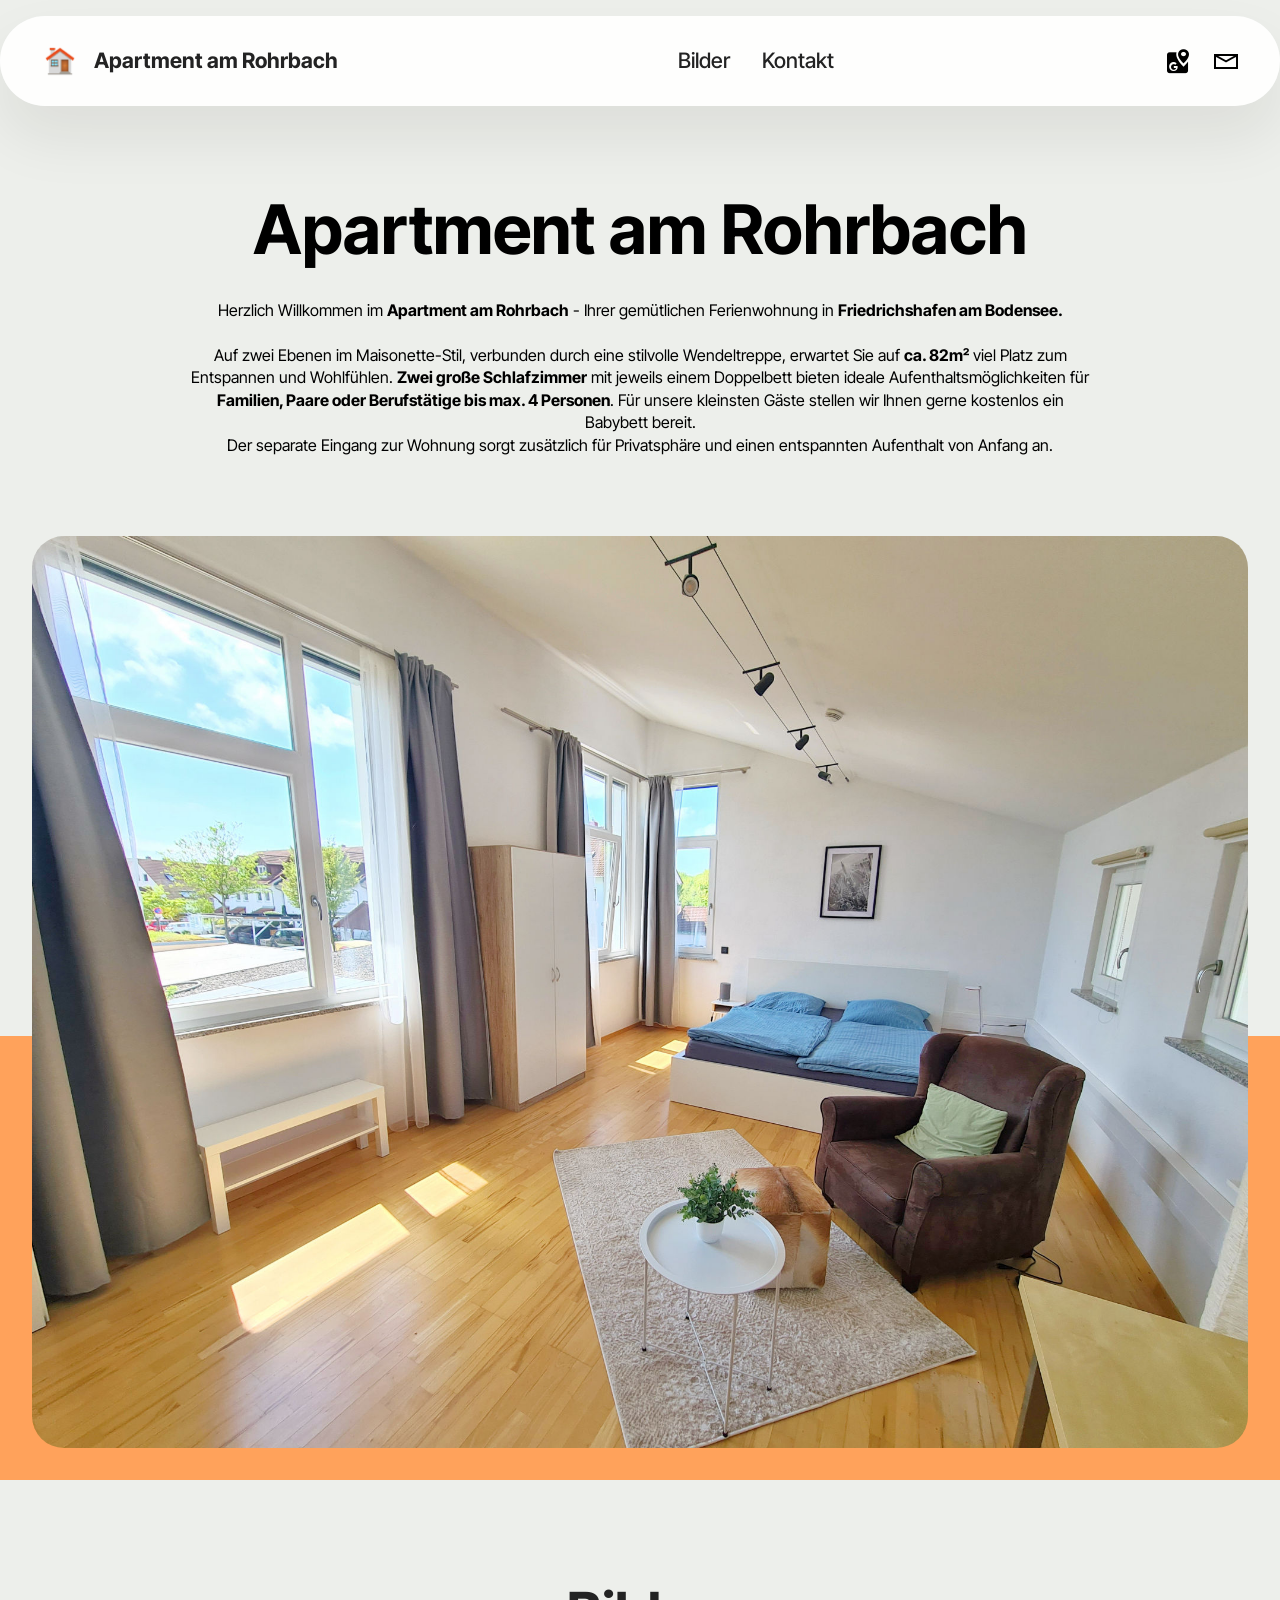
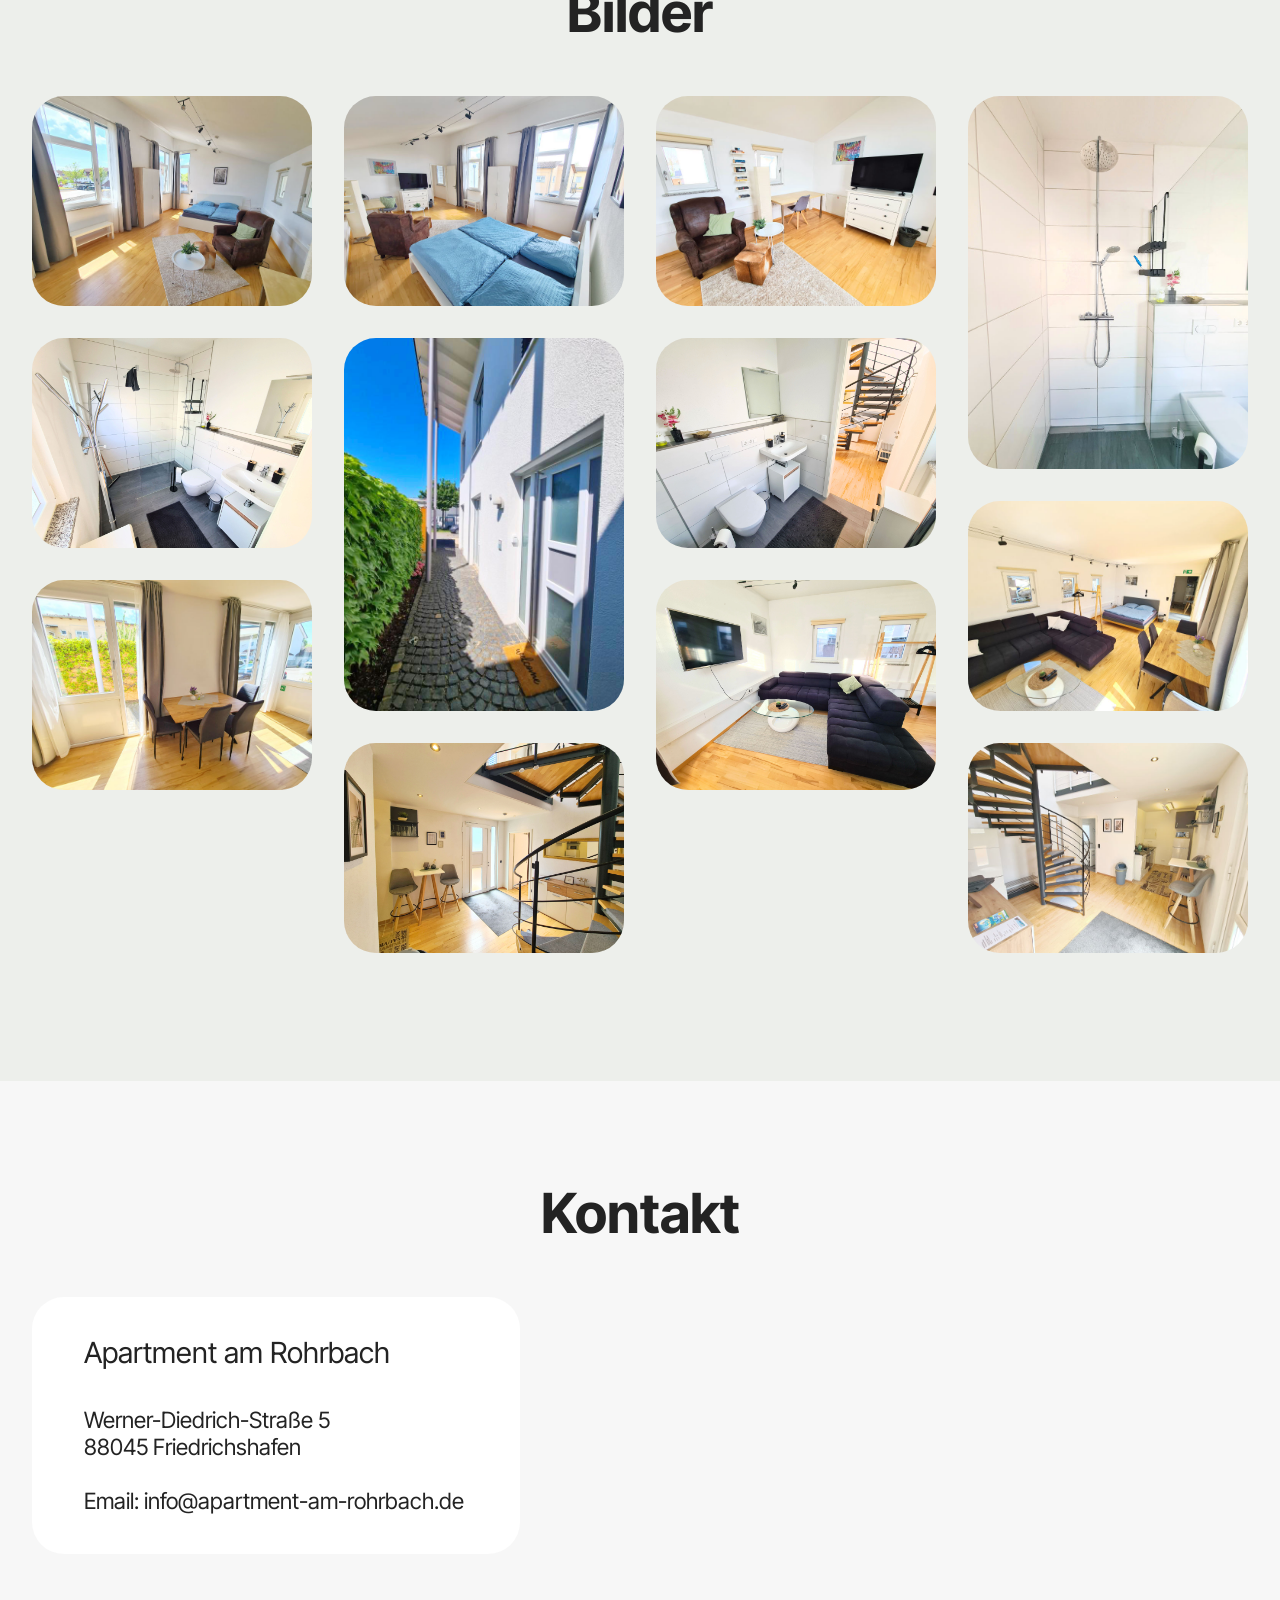
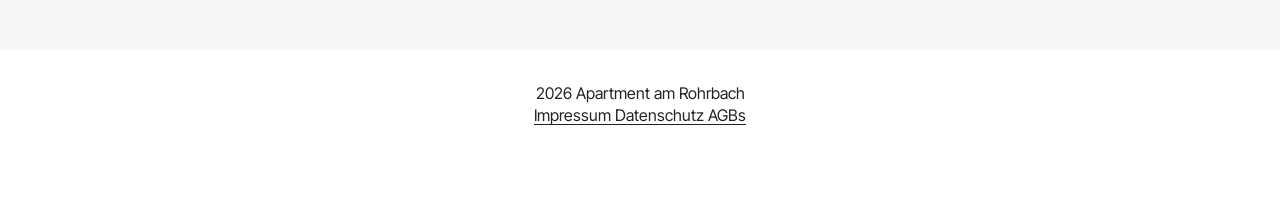
<file: index.html>
<!DOCTYPE html>
<html  >
<head>
  <!-- Site made with Mobirise Website Builder v6.1.12, https://mobirise.com -->
  <meta charset="UTF-8">
  <meta http-equiv="X-UA-Compatible" content="IE=edge">
  <meta name="generator" content="Mobirise v6.1.12, mobirise.com">
  <meta name="viewport" content="width=device-width, initial-scale=1, minimum-scale=1">
  <link rel="shortcut icon" href="assets/images/favicon-73x73.png" type="image/x-icon">
  <meta name="description" content="">
  
  
  <title>Apartment am Rohrbach</title>
  <link rel="stylesheet" href="assets/web/assets/mobirise-icons2/mobirise2.css">
  <link rel="stylesheet" href="assets/bootstrap/css/bootstrap.min.css">
  <link rel="stylesheet" href="assets/animatecss/animate.css">
  <link rel="stylesheet" href="assets/dropdown/css/style.css">
  <link rel="stylesheet" href="assets/socicon/css/styles.css">
  <link rel="stylesheet" href="assets/theme/css/style.css">
  <link rel="stylesheet" href="assets/gallery/style.css">
  <link rel="preload" href="https://fonts.googleapis.com/css?family=Inter+Tight:100,200,300,400,500,600,700,800,900,100i,200i,300i,400i,500i,600i,700i,800i,900i&display=swap" as="style" onload="this.onload=null;this.rel='stylesheet'">
  <noscript><link rel="stylesheet" href="https://fonts.googleapis.com/css?family=Inter+Tight:100,200,300,400,500,600,700,800,900,100i,200i,300i,400i,500i,600i,700i,800i,900i&display=swap"></noscript>
  <link rel="preload" as="style" href="assets/mobirise/css/mbr-additional.css?v=jw0MW0"><link rel="stylesheet" href="assets/mobirise/css/mbr-additional.css?v=jw0MW0" type="text/css">

  
  
  
</head>
<body>
  
  <section data-bs-version="5.1" class="menu menu2 cid-tJS6tZXiPa" once="menu" id="menu02-0">
	

	<nav class="navbar navbar-dropdown navbar-fixed-top navbar-expand-lg">
		<div class="container">
			<div class="navbar-brand">
				<span class="navbar-logo">
					<a href="https://www.apartment-am-rohrbach.de">
						<img src="assets/images/favicon-73x73.png" alt="Mobirise Website Builder" style="height: 2.3rem;">
					</a>
				</span>
				<span class="navbar-caption-wrap"><a class="navbar-caption text-black text-primary display-4" href="index.html#header05-1">Apartment am Rohrbach</a></span>
			</div>
			<button class="navbar-toggler" type="button" data-toggle="collapse" data-bs-toggle="collapse" data-target="#navbarSupportedContent" data-bs-target="#navbarSupportedContent" aria-controls="navbarNavAltMarkup" aria-expanded="false" aria-label="Toggle navigation">
				<div class="hamburger">
					<span></span>
					<span></span>
					<span></span>
					<span></span>
				</div>
			</button>
			<div class="collapse navbar-collapse" id="navbarSupportedContent">
				<ul class="navbar-nav nav-dropdown nav-right" data-app-modern-menu="true"><li class="nav-item">
						<a class="nav-link link text-black text-primary display-4" href="index.html#gallery02-v" aria-expanded="false">Bilder</a>
					</li><li class="nav-item">
						<a class="nav-link link text-black text-primary display-4" href="index.html#contacts02-9">Kontakt</a>
					</li></ul>
				<div class="icons-menu">
					<a class="iconfont-wrapper" href="https://maps.app.goo.gl/yZsZpPcRjPJZHcR48" target="_blank">
						<span class="p-2 mbr-iconfont socicon-googlemaps socicon"></span>
					</a>
					<a class="iconfont-wrapper" href="mailto:info@apartment-am-rohrbach.de">
						<span class="p-2 mbr-iconfont mobi-mbri-letter mobi-mbri"></span>
					</a>
					
					
				</div>
				
			</div>
		</div>
	</nav>
</section>

<section data-bs-version="5.1" class="header5 cid-tJS6uM4N87" id="header05-1">
	

	
	
	<div class="topbg"></div>
	<div class="align-center container">
		<div class="row justify-content-center">
			<div class="col-md-12 col-lg-9">
				<h1 class="mbr-section-title mbr-fonts-style mb-4 display-1"><strong>Apartment am Rohrbach</strong><br></h1>
				<p class="mbr-text mbr-fonts-style mb-4 display-7">Herzlich Willkommen im <strong>Apartment am Rohrbach</strong> - Ihrer gemütlichen Ferienwohnung in <strong>Friedrichshafen am Bodensee. </strong><br><br>Auf zwei Ebenen im Maisonette-Stil, verbunden durch eine stilvolle Wendeltreppe, erwartet Sie auf <strong>ca. 82m²</strong> viel Platz zum Entspannen und Wohlfühlen. <strong>Zwei große Schlafzimmer</strong> mit jeweils einem Doppelbett bieten ideale Aufenthaltsmöglichkeiten für <strong>Familien, Paare oder Berufstätige bis max. 4 Personen</strong>. Für unsere kleinsten Gäste stellen wir Ihnen gerne kostenlos ein Babybett bereit. <br>Der separate Eingang zur Wohnung sorgt zusätzlich für Privatsphäre und einen entspannten Aufenthalt von Anfang an.<br></p>
				
			</div>
		</div>
		<div class="row mt-5 justify-content-center">
			<div class="col-12 col-lg-12">
				<img src="assets/images/2026-04-212013-fotor-2048x1536.jpg" alt="Mobirise Website Builder" title="">
			</div>
		</div>
	</div>
</section>

<section data-bs-version="5.1" class="gallery1 mbr-gallery cid-tMlDYtQ5fF" id="gallery02-v">
    

    
    

    <div class="container">
        <div class="row justify-content-center">
            <div class="col-12 content-head">
                <div class="mbr-section-head mb-5">
                    <h3 class="mbr-section-title mbr-fonts-style align-center m-0 display-2"><strong>Bilder</strong></h3>
                    <h4 class="mbr-section-subtitle mbr-fonts-style align-center mb-0 mt-4 display-7"></h4>
                </div>
            </div>
        </div>
        <div class="row mbr-gallery mbr-masonry" data-masonry="{&quot;percentPosition&quot;: true }">
            <div class="col-12 col-md-6 col-lg-3 item gallery-image active">
                <div class="item-wrapper" data-toggle="modal" data-bs-toggle="modal" data-target="#vhNz61Zgry-modal" data-bs-target="#vhNz61Zgry-modal">
                    <img class="w-100" src="assets/images/2026-04-212013-fotor-733x550.jpg" alt="" data-slide-to="0" data-bs-slide-to="0" data-target="#lb-vhNz61Zgry" data-bs-target="#lb-vhNz61Zgry">
                    <div class="icon-wrapper">
                        <span class="mobi-mbri mobi-mbri-search mbr-iconfont mbr-iconfont-btn"></span>
                    </div>
                </div>
                
            </div>
            <div class="col-12 col-md-6 col-lg-3 item gallery-image">
                <div class="item-wrapper" data-toggle="modal" data-bs-toggle="modal" data-target="#vhNz61Zgry-modal" data-bs-target="#vhNz61Zgry-modal">
                    <img class="w-100" src="assets/images/2026-04-2120132-fotor-733x550.jpg" alt="" data-slide-to="1" data-bs-slide-to="1" data-target="#lb-vhNz61Zgry" data-bs-target="#lb-vhNz61Zgry">
                    <div class="icon-wrapper">
                        <span class="mobi-mbri mobi-mbri-search mbr-iconfont mbr-iconfont-btn"></span>
                    </div>
                </div>
                
            </div>
            <div class="col-12 col-md-6 col-lg-3 item gallery-image">
                <div class="item-wrapper" data-toggle="modal" data-bs-toggle="modal" data-target="#vhNz61Zgry-modal" data-bs-target="#vhNz61Zgry-modal">
                    <img class="w-100" src="assets/images/20260301-131536-fotor-733x550.jpg" alt="" data-slide-to="2" data-bs-slide-to="2" data-target="#lb-vhNz61Zgry" data-bs-target="#lb-vhNz61Zgry">
                    <div class="icon-wrapper">
                        <span class="mobi-mbri mobi-mbri-search mbr-iconfont mbr-iconfont-btn"></span>
                    </div>
                </div>
                
            </div>
            <div class="col-12 col-md-6 col-lg-3 item gallery-image">
                <div class="item-wrapper" data-toggle="modal" data-bs-toggle="modal" data-target="#vhNz61Zgry-modal" data-bs-target="#vhNz61Zgry-modal">
                    <img class="w-100" src="assets/images/2026-04-21201310-fotor-733x977.jpg" alt="" data-slide-to="3" data-bs-slide-to="3" data-target="#lb-vhNz61Zgry" data-bs-target="#lb-vhNz61Zgry">
                    <div class="icon-wrapper">
                        <span class="mobi-mbri mobi-mbri-search mbr-iconfont mbr-iconfont-btn"></span>
                    </div>
                </div>
                
            </div><div class="col-12 col-md-6 col-lg-3 item gallery-image">
                <div class="item-wrapper" data-toggle="modal" data-bs-toggle="modal" data-target="#vhNz61Zgry-modal" data-bs-target="#vhNz61Zgry-modal">
                    <img class="w-100" src="assets/images/2026-04-2120138-fotor-2048x1536.jpg" alt="" data-slide-to="4" data-bs-slide-to="4" data-target="#lb-vhNz61Zgry" data-bs-target="#lb-vhNz61Zgry">
                    <div class="icon-wrapper">
                        <span class="mobi-mbri mobi-mbri-search mbr-iconfont mbr-iconfont-btn"></span>
                    </div>
                </div>
                
            </div><div class="col-12 col-md-6 col-lg-3 item gallery-image">
                <div class="item-wrapper" data-toggle="modal" data-bs-toggle="modal" data-target="#vhNz61Zgry-modal" data-bs-target="#vhNz61Zgry-modal">
                    <img class="w-100" src="assets/images/559794142-fotor-576x768.jpg" alt="" data-slide-to="5" data-bs-slide-to="5" data-target="#lb-vhNz61Zgry" data-bs-target="#lb-vhNz61Zgry">
                    <div class="icon-wrapper">
                        <span class="mobi-mbri mobi-mbri-search mbr-iconfont mbr-iconfont-btn"></span>
                    </div>
                </div>
                
            </div><div class="col-12 col-md-6 col-lg-3 item gallery-image">
                <div class="item-wrapper" data-toggle="modal" data-bs-toggle="modal" data-target="#vhNz61Zgry-modal" data-bs-target="#vhNz61Zgry-modal">
                    <img class="w-100" src="assets/images/2026-04-2120139-fotor-4032x3024.jpg" alt="" data-slide-to="6" data-bs-slide-to="6" data-target="#lb-vhNz61Zgry" data-bs-target="#lb-vhNz61Zgry">
                    <div class="icon-wrapper">
                        <span class="mobi-mbri mobi-mbri-search mbr-iconfont mbr-iconfont-btn"></span>
                    </div>
                </div>
                
            </div>
            <div class="col-12 col-md-6 col-lg-3 item gallery-image">
                <div class="item-wrapper" data-toggle="modal" data-bs-toggle="modal" data-target="#vhNz61Zgry-modal" data-bs-target="#vhNz61Zgry-modal">
                    <img class="w-100" src="assets/images/2026-04-2120134-fotor-733x550.jpg" alt="" data-slide-to="7" data-bs-slide-to="7" data-target="#lb-vhNz61Zgry" data-bs-target="#lb-vhNz61Zgry">
                    <div class="icon-wrapper">
                        <span class="mobi-mbri mobi-mbri-search mbr-iconfont mbr-iconfont-btn"></span>
                    </div>
                </div>
                
            </div>
            <div class="col-12 col-md-6 col-lg-3 item gallery-image">
                <div class="item-wrapper" data-toggle="modal" data-bs-toggle="modal" data-target="#vhNz61Zgry-modal" data-bs-target="#vhNz61Zgry-modal">
                    <img class="w-100" src="assets/images/2026-04-2120136-fotor-733x550.jpg" alt="" data-slide-to="8" data-bs-slide-to="8" data-target="#lb-vhNz61Zgry" data-bs-target="#lb-vhNz61Zgry">
                    <div class="icon-wrapper">
                        <span class="mobi-mbri mobi-mbri-search mbr-iconfont mbr-iconfont-btn"></span>
                    </div>
                </div>
                
            </div><div class="col-12 col-md-6 col-lg-3 item gallery-image">
                <div class="item-wrapper" data-toggle="modal" data-bs-toggle="modal" data-target="#vhNz61Zgry-modal" data-bs-target="#vhNz61Zgry-modal">
                    <img class="w-100" src="assets/images/20251231-103114-fotor-2048x1536.jpg" alt="" data-slide-to="9" data-bs-slide-to="9" data-target="#lb-vhNz61Zgry" data-bs-target="#lb-vhNz61Zgry">
                    <div class="icon-wrapper">
                        <span class="mobi-mbri mobi-mbri-search mbr-iconfont mbr-iconfont-btn"></span>
                    </div>
                </div>
                
            </div>
            <div class="col-12 col-md-6 col-lg-3 item gallery-image">
                <div class="item-wrapper" data-toggle="modal" data-bs-toggle="modal" data-target="#vhNz61Zgry-modal" data-bs-target="#vhNz61Zgry-modal">
                    <img class="w-100" src="assets/images/2026-04-2120137-fotor-733x550.jpg" alt="" data-slide-to="10" data-bs-slide-to="10" data-target="#lb-vhNz61Zgry" data-bs-target="#lb-vhNz61Zgry">
                    <div class="icon-wrapper">
                        <span class="mobi-mbri mobi-mbri-search mbr-iconfont mbr-iconfont-btn"></span>
                    </div>
                </div>
                
            </div><div class="col-12 col-md-6 col-lg-3 item gallery-image">
                <div class="item-wrapper" data-toggle="modal" data-bs-toggle="modal" data-target="#vhNz61Zgry-modal" data-bs-target="#vhNz61Zgry-modal">
                    <img class="w-100" src="assets/images/2026-04-21201311-fotor-2048x1536.jpg" alt="" data-slide-to="11" data-bs-slide-to="11" data-target="#lb-vhNz61Zgry" data-bs-target="#lb-vhNz61Zgry">
                    <div class="icon-wrapper">
                        <span class="mobi-mbri mobi-mbri-search mbr-iconfont mbr-iconfont-btn"></span>
                    </div>
                </div>
                
            </div>
        </div>

        <div class="modal mbr-slider" tabindex="-1" role="dialog" aria-hidden="true" id="vhNz61Zgry-modal">
            <div class="modal-dialog" role="document">
                <div class="modal-content">
                    <div class="modal-body">
                        <div class="carousel slide carousel-fade" id="lb-vhNz61Zgry" data-interval="5000" data-bs-interval="5000">
                            <div class="carousel-inner">
                                <div class="carousel-item active">
                                    <img class="d-block w-100" src="assets/images/2026-04-212013-fotor-733x550.jpg" alt="Mobirise Website Builder">
                                </div>
                                <div class="carousel-item">
                                    <img class="d-block w-100" src="assets/images/2026-04-2120132-fotor-733x550.jpg" alt="Mobirise Website Builder">
                                </div>
                                <div class="carousel-item">
                                    <img class="d-block w-100" src="assets/images/20260301-131536-fotor-733x550.jpg" alt="Mobirise Website Builder">
                                </div>
                                <div class="carousel-item">
                                    <img class="d-block w-100" src="assets/images/2026-04-21201310-fotor-733x977.jpg" alt="Mobirise Website Builder">
                                </div><div class="carousel-item">
                                    <img class="d-block w-100" src="assets/images/2026-04-2120138-fotor-2048x1536.jpg" alt="Mobirise Website Builder">
                                </div><div class="carousel-item">
                                    <img class="d-block w-100" src="assets/images/559794142-fotor-576x768.jpg" alt="Mobirise Website Builder">
                                </div><div class="carousel-item">
                                    <img class="d-block w-100" src="assets/images/2026-04-2120139-fotor-4032x3024.jpg" alt="Mobirise Website Builder">
                                </div>
                                <div class="carousel-item">
                                    <img class="d-block w-100" src="assets/images/2026-04-2120134-fotor-733x550.jpg" alt="Mobirise Website Builder">
                                </div>
                                <div class="carousel-item">
                                    <img class="d-block w-100" src="assets/images/2026-04-2120136-fotor-733x550.jpg" alt="Mobirise Website Builder">
                                </div><div class="carousel-item">
                                    <img class="d-block w-100" src="assets/images/20251231-103114-fotor-2048x1536.jpg" alt="Mobirise Website Builder">
                                </div>
                                <div class="carousel-item">
                                    <img class="d-block w-100" src="assets/images/2026-04-2120137-fotor-733x550.jpg" alt="Mobirise Website Builder">
                                </div><div class="carousel-item">
                                    <img class="d-block w-100" src="assets/images/2026-04-21201311-fotor-2048x1536.jpg" alt="Mobirise Website Builder">
                                </div>
                            </div>
                            <ol class="carousel-indicators">
                                <li data-slide-to="0" data-bs-slide-to="0" class="active" data-target="#lb-vhNz61Zgry" data-bs-target="#lb-vhNz61Zgry"></li>
                                <li data-slide-to="1" data-bs-slide-to="1" data-target="#lb-vhNz61Zgry" data-bs-target="#lb-vhNz61Zgry"></li>
                                <li data-slide-to="2" data-bs-slide-to="2" data-target="#lb-vhNz61Zgry" data-bs-target="#lb-vhNz61Zgry"></li>
                                <li data-slide-to="3" data-bs-slide-to="3" data-target="#lb-vhNz61Zgry" data-bs-target="#lb-vhNz61Zgry"></li><li data-slide-to="4" data-bs-slide-to="4" data-target="#lb-vhNz61Zgry" data-bs-target="#lb-vhNz61Zgry"></li><li data-slide-to="5" data-bs-slide-to="5" data-target="#lb-vhNz61Zgry" data-bs-target="#lb-vhNz61Zgry"></li>
                                <li data-slide-to="6" data-bs-slide-to="6" data-target="#lb-vhNz61Zgry" data-bs-target="#lb-vhNz61Zgry"></li><li data-slide-to="7" data-bs-slide-to="7" data-target="#lb-vhNz61Zgry" data-bs-target="#lb-vhNz61Zgry"></li>
                                <li data-slide-to="8" data-bs-slide-to="8" data-target="#lb-vhNz61Zgry" data-bs-target="#lb-vhNz61Zgry"></li><li data-slide-to="9" data-bs-slide-to="9" data-target="#lb-vhNz61Zgry" data-bs-target="#lb-vhNz61Zgry"></li>
                                <li data-slide-to="10" data-bs-slide-to="10" data-target="#lb-vhNz61Zgry" data-bs-target="#lb-vhNz61Zgry"></li><li data-slide-to="11" data-bs-slide-to="11" data-target="#lb-vhNz61Zgry" data-bs-target="#lb-vhNz61Zgry"></li>
                            </ol>
                            <a role="button" href="" class="close" data-dismiss="modal" data-bs-dismiss="modal" aria-label="Close">
                            </a>
                            <a class="carousel-control-prev carousel-control" role="button" data-slide="prev" data-bs-slide="prev" href="#lb-vhNz61Zgry">
                                <span class="mobi-mbri mobi-mbri-arrow-prev" aria-hidden="true"></span>
                                <span class="sr-only visually-hidden">Previous</span>
                            </a>
                            <a class="carousel-control-next carousel-control" role="button" data-slide="next" data-bs-slide="next" href="#lb-vhNz61Zgry">
                                <span class="mobi-mbri mobi-mbri-arrow-next" aria-hidden="true"></span>
                                <span class="sr-only visually-hidden">Next</span>
                            </a>
                        </div>
                    </div>
                </div>
            </div>
        </div>
    </div>
</section>

<section data-bs-version="5.1" class="contacts2 map1 cid-tLdYHD757A" id="contacts02-9">

    

    
    <div class="container">
        <div class="mbr-section-head mb-5">
            <h3 class="mbr-section-title mbr-fonts-style align-center mb-0 display-2">
                <strong>Kontakt</strong></h3>
            
        </div>
        <div class="row justify-content-center mt-4">
            <div class="card col-12 col-md-5">
                <div class="card-wrapper">
                    <div class="text-wrapper">
                        <h5 class="cardTitle mbr-fonts-style mb-2 display-5">Apartment am Rohrbach</h5>
                    <ul class="list mbr-fonts-style display-7">
                        <li class="mbr-text item-wrap"><br></li><li class="mbr-text item-wrap"><span style="font-size: 1.4rem;">Werner-Diedrich-Straße 5</span><br></li><li class="mbr-text item-wrap"><span style="font-size: 1.4rem;">88045 Friedrichshafen</span></li><li class="mbr-text item-wrap"><span style="font-size: 1.4rem;"><br></span></li><li class="mbr-text item-wrap"><span style="font-size: 1.4rem;">Email: info@apartment-am-rohrbach.de</span></li>
                    </ul>
                    </div>
                </div>
            </div>
            <div class="map-wrapper col-12 col-md-7">
                <div class="google-map"><iframe frameborder="0" style="border:0" src="https://maps.google.com/maps?width=600&amp;height=450&amp;hl=en&amp;q=Apartment%20am%20Rohrbach%20Werner-Diedrich-Stra%C3%9Fe%205%20Friedrichshafen+(Apartment%20am%20Rohrbach)&amp;t=&amp;z=10&amp;ie=UTF8&amp;iwloc=B&amp;output=embed" allowfullscreen=""></iframe></div>
            </div>
        </div>
    </div>
</section>

<section data-bs-version="5.1" class="footer4 cid-vhNafcgkaA" once="footers" id="footer04-1i">

    

    

    <div class="container">
        <div class="media-container-row align-center mbr-white">
            <div class="col-12">
                <p class="mbr-text mb-0 mbr-fonts-style display-7">
                    2026 Apartment am Rohrbach<br><a href="impressum.html" class="text-black text-primary">Impressum&nbsp;Datenschutz AGBs</a><br></p>
            </div>
        </div>
    </div>
</section><section class="display-7" style="padding: 0;align-items: center;justify-content: center;flex-wrap: wrap;    align-content: center;display: flex;position: relative;height: 4rem;"><a href="https://mobiri.se/4705733" style="flex: 1 1;height: 4rem;position: absolute;width: 100%;z-index: 1;"><img alt="" style="height: 4rem;" src="[data-uri]"></a><p style="margin: 0;text-align: center;" class="display-7">&#8204;</p><a style="z-index:1" href="https://mobirise.com/builder/ai-website-creator.html">Best AI Website Creator</a></section><script src="assets/bootstrap/js/bootstrap.bundle.min.js"></script>  <script src="assets/smoothscroll/smooth-scroll.js"></script>  <script src="assets/ytplayer/index.js"></script>  <script src="assets/dropdown/js/navbar-dropdown.js"></script>  <script src="assets/masonry/masonry.pkgd.min.js"></script>  <script src="assets/imagesloaded/imagesloaded.pkgd.min.js"></script>  <script src="assets/theme/js/script.js"></script>  <script src="assets/gallery/player.min.js"></script>  <script src="assets/gallery/script.js"></script>  
  
  
  <input name="animation" type="hidden">
  </body>
</html>
</file>
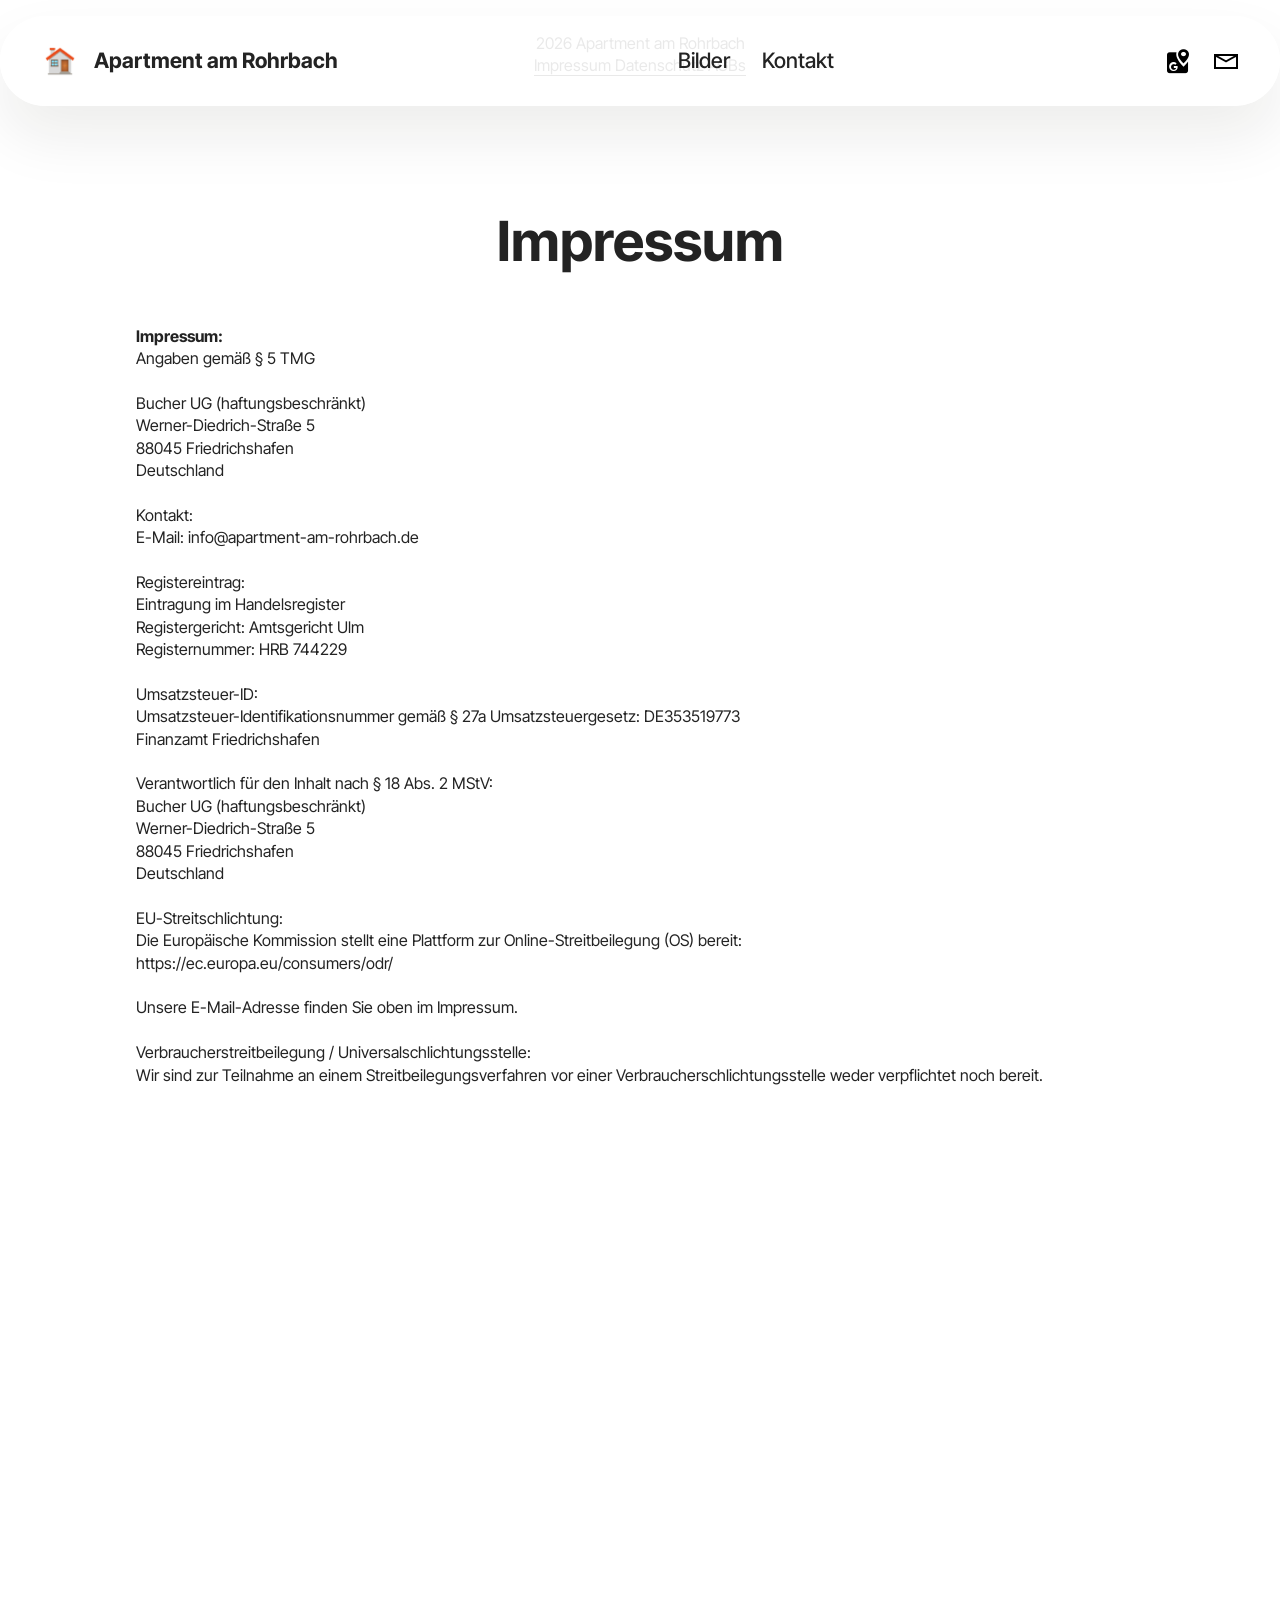
<file: impressum.html>
<!DOCTYPE html>
<html  >
<head>
  <!-- Site made with Mobirise Website Builder v6.1.12, https://mobirise.com -->
  <meta charset="UTF-8">
  <meta http-equiv="X-UA-Compatible" content="IE=edge">
  <meta name="generator" content="Mobirise v6.1.12, mobirise.com">
  <meta name="viewport" content="width=device-width, initial-scale=1, minimum-scale=1">
  <link rel="shortcut icon" href="assets/images/favicon-73x73.png" type="image/x-icon">
  <meta name="description" content="">
  
  
  <title>Impressum</title>
  <link rel="stylesheet" href="assets/web/assets/mobirise-icons2/mobirise2.css">
  <link rel="stylesheet" href="assets/bootstrap/css/bootstrap.min.css">
  <link rel="stylesheet" href="assets/animatecss/animate.css">
  <link rel="stylesheet" href="assets/dropdown/css/style.css">
  <link rel="stylesheet" href="assets/socicon/css/styles.css">
  <link rel="stylesheet" href="assets/theme/css/style.css">
  <link rel="preload" href="https://fonts.googleapis.com/css?family=Inter+Tight:100,200,300,400,500,600,700,800,900,100i,200i,300i,400i,500i,600i,700i,800i,900i&display=swap" as="style" onload="this.onload=null;this.rel='stylesheet'">
  <noscript><link rel="stylesheet" href="https://fonts.googleapis.com/css?family=Inter+Tight:100,200,300,400,500,600,700,800,900,100i,200i,300i,400i,500i,600i,700i,800i,900i&display=swap"></noscript>
  <link rel="preload" as="style" href="assets/mobirise/css/mbr-additional.css?v=ONfuzx"><link rel="stylesheet" href="assets/mobirise/css/mbr-additional.css?v=ONfuzx" type="text/css">

  
  
  
</head>
<body>
  
  <section data-bs-version="5.1" class="menu menu2 cid-tJS6tZXiPa" once="menu" id="menu02-1j">
	

	<nav class="navbar navbar-dropdown navbar-fixed-top navbar-expand-lg">
		<div class="container">
			<div class="navbar-brand">
				<span class="navbar-logo">
					<a href="https://www.apartment-am-rohrbach.de">
						<img src="assets/images/favicon-73x73.png" alt="Mobirise Website Builder" style="height: 2.3rem;">
					</a>
				</span>
				<span class="navbar-caption-wrap"><a class="navbar-caption text-black text-primary display-4" href="index.html#header05-1">Apartment am Rohrbach</a></span>
			</div>
			<button class="navbar-toggler" type="button" data-toggle="collapse" data-bs-toggle="collapse" data-target="#navbarSupportedContent" data-bs-target="#navbarSupportedContent" aria-controls="navbarNavAltMarkup" aria-expanded="false" aria-label="Toggle navigation">
				<div class="hamburger">
					<span></span>
					<span></span>
					<span></span>
					<span></span>
				</div>
			</button>
			<div class="collapse navbar-collapse" id="navbarSupportedContent">
				<ul class="navbar-nav nav-dropdown nav-right" data-app-modern-menu="true"><li class="nav-item">
						<a class="nav-link link text-black text-primary display-4" href="index.html#gallery02-v" aria-expanded="false">Bilder</a>
					</li><li class="nav-item">
						<a class="nav-link link text-black text-primary display-4" href="index.html#contacts02-9">Kontakt</a>
					</li></ul>
				<div class="icons-menu">
					<a class="iconfont-wrapper" href="https://maps.app.goo.gl/yZsZpPcRjPJZHcR48" target="_blank">
						<span class="p-2 mbr-iconfont socicon-googlemaps socicon"></span>
					</a>
					<a class="iconfont-wrapper" href="mailto:info@apartment-am-rohrbach.de">
						<span class="p-2 mbr-iconfont mobi-mbri-letter mobi-mbri"></span>
					</a>
					
					
				</div>
				
			</div>
		</div>
	</nav>
</section>

<section data-bs-version="5.1" class="footer4 cid-vhNafcgkaA" once="footers" id="footer04-1k">

    

    

    <div class="container">
        <div class="media-container-row align-center mbr-white">
            <div class="col-12">
                <p class="mbr-text mb-0 mbr-fonts-style display-7">
                    2026 Apartment am Rohrbach<br><a href="impressum.html" class="text-black text-primary">Impressum&nbsp;Datenschutz AGBs</a><br></p>
            </div>
        </div>
    </div>
</section>

<section data-bs-version="5.1" class="content4 cid-vhNaDtcirx" id="list02-1l">
    

    
    
    <div class="container">
        <div class="row justify-content-center">
            <div class="col-lg-10">
                <div class="title col-md-12 mb-5">
                    <h3 class="mbr-section-title mbr-fonts-style display-2">
                        <strong>Impressum</strong></h3>
                    <h4 class="mbr-section-subtitle mbr-fonts-style mb-0 mt-4 display-7"></h4>
                </div>
                <div class="item features-without-image col-12">
                    <div class="item-wrapper">
                        <div class="card-box align-left">
                            <h5 class="card-title mbr-fonts-style mb-3 display-5"></h5>
                            <p class="card-text mbr-fonts-style mb-5 display-7"><strong>
                                ​Impressum:​<br></strong>Angaben gemäß § 5 TMG<br><br>Bucher UG (haftungsbeschränkt)<br>Werner-Diedrich-Straße 5<br>88045 Friedrichshafen<br>Deutschland<br><br>Kontakt:<br>E-Mail: info@apartment-am-rohrbach.de<br><br>Registereintrag:<br>Eintragung im Handelsregister<br>Registergericht: Amtsgericht Ulm<br>Registernummer: HRB 744229<br><br>Umsatzsteuer-ID:<br>Umsatzsteuer-Identifikationsnummer gemäß § 27a Umsatzsteuergesetz: DE353519773<br>Finanzamt Friedrichshafen<br><br>Verantwortlich für den Inhalt nach § 18 Abs. 2 MStV:<br>Bucher UG (haftungsbeschränkt)&nbsp;<br>Werner-Diedrich-Straße 5<br>88045 Friedrichshafen<br>Deutschland<br><br>EU-Streitschlichtung:<br>Die Europäische Kommission stellt eine Plattform zur Online-Streitbeilegung (OS) bereit:<br>https://ec.europa.eu/consumers/odr/<br><br>Unsere E-Mail-Adresse finden Sie oben im Impressum.<br><br>Verbraucherstreitbeilegung / Universalschlichtungsstelle:<br>Wir sind zur Teilnahme an einem Streitbeilegungsverfahren vor einer Verbraucherschlichtungsstelle weder verpflichtet noch bereit.<br><br>​Haftung für Inhalte:​<br>Als Diensteanbieter sind wir gemäß § 7 Abs.1 TMG für eigene Inhalte auf diesen Seiten nach den allgemeinen Gesetzen verantwortlich. <br>Nach §§ 8 bis 10 TMG sind wir als Diensteanbieter jedoch nicht verpflichtet, übermittelte oder gespeicherte fremde Informationen zu überwachen.<br><br>Haftung für Links:<br>Unsere Website enthält Links zu externen Websites Dritter, auf deren Inhalte wir keinen Einfluss haben. Deshalb können wir für diese fremden Inhalte auch keine Gewähr übernehmen.<br><br>Urheberrecht:<br>Die durch die Seitenbetreiber erstellten Inhalte und Werke auf diesen Seiten unterliegen dem deutschen Urheberrecht.<br><br><strong><br></strong><br><strong>Datenschutzerklärung:<br></strong><br>1. Datenschutz auf einen Blick<br>Die folgenden Hinweise geben einen Überblick darüber, was mit Ihren personenbezogenen Daten passiert, wenn Sie unsere Website besuchen.<br><br>2. Verantwortlicher<br>Bucher UG (haftungsbeschränkt)<br>Werner-Diedrich-Straße 5<br>88045 Friedrichshafen<br>Deutschland<br>E-Mail: info@apartment-am-rohrbach.de<br><br><br>3. Erhebung und Speicherung personenbezogener Daten<br><br>a) Beim Besuch der Website<br>Beim Aufrufen unserer Website werden automatisch Informationen durch den Hosting-Anbieter erfasst (Server-Logfiles):<br>Browsertyp und Browserversion<br>Betriebssystem<br>Referrer<br> URL<br>Hostname<br>Uhrzeit der Anfrage<br>IP-Adresse<br><br>Rechtsgrundlage: Art. 6 Abs. 1 lit. f DSGVO<br><br>b) Kontaktaufnahme<br>Bei Kontakt per E-Mail oder Formular werden Ihre Angaben zur Bearbeitung gespeichert.<br>Rechtsgrundlage:Art. 6 Abs. 1 lit. b DSGVOArt. 6 Abs. 1 lit. f DSGVO<br><br>c) Buchungsanfragen<br>Wir verarbeiten Daten wie Name, Kontaktdaten und Aufenthaltszeitraum zur Durchführung von Buchungen.<br>Rechtsgrundlage: Art. 6 Abs. 1 lit. b DSGVO<br><br>4. Hosting<br><br>Unsere Website wird technisch über zwei Anbieter bereitgestellt:<br><br>a) Domain-Hosting<br>Die Domain wird bereitgestellt durch die STRATO AG, Otto-Ostrowski-Straße 7, 10249 Berlin, Deutschland.<br><br>Dabei kann es zur Verarbeitung personenbezogener Daten (z. B. IP-Adressen im Rahmen von DNS-Anfragen) kommen.<br><br>b) Webhosting / Bereitstellung der Website<br>Die Inhalte unserer Website werden über GitHub Inc. bereitgestellt (GitHub Pages).<br><br>Beim Aufruf unserer Website werden durch GitHub automatisch Server-Logfiles erfasst. Dies umfasst insbesondere:<br><br>IP-Adresse<br>Browserinformationen<br>Datum und Uhrzeit des Zugriffs<br><br>Diese Daten sind technisch erforderlich, um die Website auszuliefern und die Stabilität sowie Sicherheit zu gewährleisten.<br><br>Es kann dabei zu einer Datenübertragung in die USA kommen.<br><br>Rechtsgrundlage<br>Die Nutzung beider Dienste erfolgt auf Grundlage von Art. 6 Abs. 1 lit. f DSGVO (berechtigtes Interesse an einer sicheren und effizienten Bereitstellung unserer Website).<br><br>Auftragsverarbeitung<br>Soweit erforderlich, wurden Verträge zur Auftragsverarbeitung abgeschlossen bzw. es werden die Standardvertragsklauseln der EU verwendet.<br><br>5. Google Maps<br>Diese Website nutzt Google Maps (Google Ireland Limited, Irland).Zur Nutzung ist die Verarbeitung Ihrer IP-Adresse erforderlich.Die Nutzung erfolgt nur mit Ihrer Einwilligung über ein Cookie-Banner.<br>Rechtsgrundlage: Art. 6 Abs. 1 lit. a DSGVO<br><br>6. Booking.com<br>Unsere Website enthält Links zu Booking.com (Booking.com B.V., Niederlande).Beim Anklicken werden Daten an den Anbieter übertragen.Für die Datenverarbeitung ist ausschließlich Booking.com verantwortlich.<br><br>7. Cookies<br><br>Unsere Website verwendet Cookies.Notwendige Cookies: Art. 6 Abs. 1 lit. f DSGVOOptionale Cookies: Art. 6 Abs. 1 lit. a DSGVOEin Cookie-Banner wird eingesetzt.<br><br>8. SSL-/TLS-Verschlüsselung<br>Diese Seite nutzt eine SSL- bzw. TLS-Verschlüsselung.<br><br>9. Ihre Rechte<br>Sie haben das Recht auf:<br>Auskunft<br>Berichtigung<br>Löschung<br>Einschränkung<br>Datenübertragbarkeit<br>Widerspruch<br><br>10. Beschwerderecht<br>Zuständige Aufsichtsbehörde:Der Landesbeauftragte für den Datenschutz und die Informationsfreiheit Baden-Württemberg<br><br>11. Speicherdauer<br>Daten werden nur so lange gespeichert, wie es erforderlich ist oder gesetzliche Fristen bestehen.<br><br>12. Änderungen<br>Wir behalten uns vor, diese Datenschutzerklärung anzupassen.
                            </p>
                        </div>
                    </div>
                </div>
                <div class="item features-without-image col-12">
                    <div class="item-wrapper">
                        <div class="card-box align-left">
                            <h5 class="card-title mbr-fonts-style mb-3 display-5"></h5>
                            <p class="card-text mbr-fonts-style mb-5 display-7"></p>
                        </div>
                    </div>
                </div>
                <div class="item features-without-image col-12">
                    <div class="item-wrapper">
                        <div class="card-box align-left">
                            <h5 class="card-title mbr-fonts-style mb-3 display-5"></h5>
                            <p class="card-text mbr-fonts-style mb-5 display-7"></p>
                        </div>
                    </div>
                </div>
            </div>
        </div>
    </div>
</section><section class="display-7" style="padding: 0;align-items: center;justify-content: center;flex-wrap: wrap;    align-content: center;display: flex;position: relative;height: 4rem;"><a href="https://mobiri.se/4705733" style="flex: 1 1;height: 4rem;position: absolute;width: 100%;z-index: 1;"><img alt="" style="height: 4rem;" src="[data-uri]"></a><p style="margin: 0;text-align: center;" class="display-7">&#8204;</p><a style="z-index:1" href="https://mobirise.com/builder/ai-website-builder.html">Free AI Website Software</a></section><script src="assets/bootstrap/js/bootstrap.bundle.min.js"></script>  <script src="assets/smoothscroll/smooth-scroll.js"></script>  <script src="assets/ytplayer/index.js"></script>  <script src="assets/dropdown/js/navbar-dropdown.js"></script>  <script src="assets/theme/js/script.js"></script>  
  
  
  <input name="animation" type="hidden">
  </body>
</html>
</file>
<file: assets/web/assets/mobirise-icons2/mobirise2.css>
@font-face {
  font-family: 'Moririse2';
  font-display: swap;
  src:  url('mobirise2.eot?f2bix4');
  src:  url('mobirise2.eot?f2bix4#iefix') format('embedded-opentype'),
    url('mobirise2.woff2?f2bix4') format('woff2'),
    url('mobirise2.woff?f2bix4') format('woff'),
    url('mobirise2.ttf?f2bix4') format('truetype'),
    url('mobirise2.svg?f2bix4#mobirise2') format('svg');
  font-weight: normal;
  font-style: normal;
}

[class^="mobi-"], [class*=" mobi-"] {
  /* use !important to prevent issues with browser extensions that change fonts */
  font-family: 'Moririse2' !important;
  speak: none;
  font-style: normal;
  font-weight: normal;
  font-variant: normal;
  text-transform: none;
  line-height: 1;

  /* Better Font Rendering =========== */
  -webkit-font-smoothing: antialiased;
  -moz-osx-font-smoothing: grayscale;
}

.mobi-mbri-add-submenu:before {
  content: "\e900";
}
.mobi-mbri-alert:before {
  content: "\e901";
}
.mobi-mbri-align-center:before {
  content: "\e902";
}
.mobi-mbri-align-justify:before {
  content: "\e903";
}
.mobi-mbri-align-left:before {
  content: "\e904";
}
.mobi-mbri-align-right:before {
  content: "\e905";
}
.mobi-mbri-android:before {
  content: "\e906";
}
.mobi-mbri-apple:before {
  content: "\e907";
}
.mobi-mbri-arrow-down:before {
  content: "\e908";
}
.mobi-mbri-arrow-next:before {
  content: "\e909";
}
.mobi-mbri-arrow-prev:before {
  content: "\e90a";
}
.mobi-mbri-arrow-up:before {
  content: "\e90b";
}
.mobi-mbri-bold:before {
  content: "\e90c";
}
.mobi-mbri-bookmark:before {
  content: "\e90d";
}
.mobi-mbri-bootstrap:before {
  content: "\e90e";
}
.mobi-mbri-briefcase:before {
  content: "\e90f";
}
.mobi-mbri-browse:before {
  content: "\e910";
}
.mobi-mbri-bulleted-list:before {
  content: "\e911";
}
.mobi-mbri-calendar:before {
  content: "\e912";
}
.mobi-mbri-camera:before {
  content: "\e913";
}
.mobi-mbri-cart-add:before {
  content: "\e914";
}
.mobi-mbri-cart-full:before {
  content: "\e915";
}
.mobi-mbri-cash:before {
  content: "\e916";
}
.mobi-mbri-change-style:before {
  content: "\e917";
}
.mobi-mbri-chat:before {
  content: "\e918";
}
.mobi-mbri-clock:before {
  content: "\e919";
}
.mobi-mbri-close:before {
  content: "\e91a";
}
.mobi-mbri-cloud:before {
  content: "\e91b";
}
.mobi-mbri-code:before {
  content: "\e91c";
}
.mobi-mbri-contact-form:before {
  content: "\e91d";
}
.mobi-mbri-credit-card:before {
  content: "\e91e";
}
.mobi-mbri-cursor-click:before {
  content: "\e91f";
}
.mobi-mbri-cust-feedback:before {
  content: "\e920";
}
.mobi-mbri-database:before {
  content: "\e921";
}
.mobi-mbri-delivery:before {
  content: "\e922";
}
.mobi-mbri-desktop:before {
  content: "\e923";
}
.mobi-mbri-devices:before {
  content: "\e924";
}
.mobi-mbri-down:before {
  content: "\e925";
}
.mobi-mbri-download-2:before {
  content: "\e926";
}
.mobi-mbri-download:before {
  content: "\e927";
}
.mobi-mbri-drag-n-drop-2:before {
  content: "\e928";
}
.mobi-mbri-drag-n-drop:before {
  content: "\e929";
}
.mobi-mbri-edit-2:before {
  content: "\e92a";
}
.mobi-mbri-edit:before {
  content: "\e92b";
}
.mobi-mbri-error:before {
  content: "\e92c";
}
.mobi-mbri-extension:before {
  content: "\e92d";
}
.mobi-mbri-features:before {
  content: "\e92e";
}
.mobi-mbri-file:before {
  content: "\e92f";
}
.mobi-mbri-flag:before {
  content: "\e930";
}
.mobi-mbri-folder:before {
  content: "\e931";
}
.mobi-mbri-gift:before {
  content: "\e932";
}
.mobi-mbri-github:before {
  content: "\e933";
}
.mobi-mbri-globe-2:before {
  content: "\e934";
}
.mobi-mbri-globe:before {
  content: "\e935";
}
.mobi-mbri-growing-chart:before {
  content: "\e936";
}
.mobi-mbri-hearth:before {
  content: "\e937";
}
.mobi-mbri-help:before {
  content: "\e938";
}
.mobi-mbri-home:before {
  content: "\e939";
}
.mobi-mbri-hot-cup:before {
  content: "\e93a";
}
.mobi-mbri-idea:before {
  content: "\e93b";
}
.mobi-mbri-image-gallery:before {
  content: "\e93c";
}
.mobi-mbri-image-slider:before {
  content: "\e93d";
}
.mobi-mbri-info:before {
  content: "\e93e";
}
.mobi-mbri-italic:before {
  content: "\e93f";
}
.mobi-mbri-key:before {
  content: "\e940";
}
.mobi-mbri-laptop:before {
  content: "\e941";
}
.mobi-mbri-layers:before {
  content: "\e942";
}
.mobi-mbri-left-right:before {
  content: "\e943";
}
.mobi-mbri-left:before {
  content: "\e944";
}
.mobi-mbri-letter:before {
  content: "\e945";
}
.mobi-mbri-like:before {
  content: "\e946";
}
.mobi-mbri-link:before {
  content: "\e947";
}
.mobi-mbri-lock:before {
  content: "\e948";
}
.mobi-mbri-login:before {
  content: "\e949";
}
.mobi-mbri-logout:before {
  content: "\e94a";
}
.mobi-mbri-magic-stick:before {
  content: "\e94b";
}
.mobi-mbri-map-pin:before {
  content: "\e94c";
}
.mobi-mbri-menu:before {
  content: "\e94d";
}
.mobi-mbri-mobile-2:before {
  content: "\e94e";
}
.mobi-mbri-mobile-horizontal:before {
  content: "\e94f";
}
.mobi-mbri-mobile:before {
  content: "\e950";
}
.mobi-mbri-mobirise:before {
  content: "\e951";
}
.mobi-mbri-more-horizontal:before {
  content: "\e952";
}
.mobi-mbri-more-vertical:before {
  content: "\e953";
}
.mobi-mbri-music:before {
  content: "\e954";
}
.mobi-mbri-new-file:before {
  content: "\e955";
}
.mobi-mbri-numbered-list:before {
  content: "\e956";
}
.mobi-mbri-opened-folder:before {
  content: "\e957";
}
.mobi-mbri-pages:before {
  content: "\e958";
}
.mobi-mbri-paper-plane:before {
  content: "\e959";
}
.mobi-mbri-paperclip:before {
  content: "\e95a";
}
.mobi-mbri-phone:before {
  content: "\e95b";
}
.mobi-mbri-photo:before {
  content: "\e95c";
}
.mobi-mbri-photos:before {
  content: "\e95d";
}
.mobi-mbri-pin:before {
  content: "\e95e";
}
.mobi-mbri-play:before {
  content: "\e95f";
}
.mobi-mbri-plus:before {
  content: "\e960";
}
.mobi-mbri-preview:before {
  content: "\e961";
}
.mobi-mbri-print:before {
  content: "\e962";
}
.mobi-mbri-protect:before {
  content: "\e963";
}
.mobi-mbri-question:before {
  content: "\e964";
}
.mobi-mbri-quote-left:before {
  content: "\e965";
}
.mobi-mbri-quote-right:before {
  content: "\e966";
}
.mobi-mbri-redo:before {
  content: "\e967";
}
.mobi-mbri-refresh:before {
  content: "\e968";
}
.mobi-mbri-responsive-2:before {
  content: "\e969";
}
.mobi-mbri-responsive:before {
  content: "\e96a";
}
.mobi-mbri-right:before {
  content: "\e96b";
}
.mobi-mbri-rocket:before {
  content: "\e96c";
}
.mobi-mbri-sad-face:before {
  content: "\e96d";
}
.mobi-mbri-sale:before {
  content: "\e96e";
}
.mobi-mbri-save:before {
  content: "\e96f";
}
.mobi-mbri-search:before {
  content: "\e970";
}
.mobi-mbri-setting-2:before {
  content: "\e971";
}
.mobi-mbri-setting-3:before {
  content: "\e972";
}
.mobi-mbri-setting:before {
  content: "\e973";
}
.mobi-mbri-share:before {
  content: "\e974";
}
.mobi-mbri-shopping-bag:before {
  content: "\e975";
}
.mobi-mbri-shopping-basket:before {
  content: "\e976";
}
.mobi-mbri-shopping-cart:before {
  content: "\e977";
}
.mobi-mbri-sites:before {
  content: "\e978";
}
.mobi-mbri-smile-face:before {
  content: "\e979";
}
.mobi-mbri-speed:before {
  content: "\e97a";
}
.mobi-mbri-star:before {
  content: "\e97b";
}
.mobi-mbri-success:before {
  content: "\e97c";
}
.mobi-mbri-sun:before {
  content: "\e97d";
}
.mobi-mbri-sun2:before {
  content: "\e97e";
}
.mobi-mbri-tablet-vertical:before {
  content: "\e97f";
}
.mobi-mbri-tablet:before {
  content: "\e980";
}
.mobi-mbri-target:before {
  content: "\e981";
}
.mobi-mbri-timer:before {
  content: "\e982";
}
.mobi-mbri-to-ftp:before {
  content: "\e983";
}
.mobi-mbri-to-local-drive:before {
  content: "\e984";
}
.mobi-mbri-touch-swipe:before {
  content: "\e985";
}
.mobi-mbri-touch:before {
  content: "\e986";
}
.mobi-mbri-trash:before {
  content: "\e987";
}
.mobi-mbri-underline:before {
  content: "\e988";
}
.mobi-mbri-undo:before {
  content: "\e989";
}
.mobi-mbri-unlink:before {
  content: "\e98a";
}
.mobi-mbri-unlock:before {
  content: "\e98b";
}
.mobi-mbri-up-down:before {
  content: "\e98c";
}
.mobi-mbri-up:before {
  content: "\e98d";
}
.mobi-mbri-update:before {
  content: "\e98e";
}
.mobi-mbri-upload-2:before {
  content: "\e98f";
}
.mobi-mbri-upload:before {
  content: "\e990";
}
.mobi-mbri-user-2:before {
  content: "\e991";
}
.mobi-mbri-user:before {
  content: "\e992";
}
.mobi-mbri-users:before {
  content: "\e993";
}
.mobi-mbri-video-play:before {
  content: "\e994";
}
.mobi-mbri-video:before {
  content: "\e995";
}
.mobi-mbri-watch:before {
  content: "\e996";
}
.mobi-mbri-website-theme-2:before {
  content: "\e997";
}
.mobi-mbri-website-theme:before {
  content: "\e998";
}
.mobi-mbri-wifi:before {
  content: "\e999";
}
.mobi-mbri-windows:before {
  content: "\e99a";
}
.mobi-mbri-zoom-in:before {
  content: "\e99b";
}
.mobi-mbri-zoom-out:before {
  content: "\e99c";
}
</file>
<file: assets/dropdown/css/style.css>
.navbar-dropdown {
  left: 0;
  padding: 0;
  position: absolute;
  right: 0;
  top: 0;
  transition: all 0.45s ease;
  z-index: 1030;
  background: #282828; }
  .navbar-dropdown .navbar-logo {
    margin-right: 0.8rem;
    transition: margin 0.3s ease-in-out;
    vertical-align: middle; }
    .navbar-dropdown .navbar-logo img {
      height: 3.125rem;
      transition: all 0.3s ease-in-out; }
    .navbar-dropdown .navbar-logo.mbr-iconfont {
      font-size: 3.125rem;
      line-height: 3.125rem; }
  .navbar-dropdown .navbar-caption {
    font-weight: 700;
    white-space: normal;
    vertical-align: -4px;
    line-height: 3.125rem !important; }
    .navbar-dropdown .navbar-caption, .navbar-dropdown .navbar-caption:hover {
      color: inherit;
      text-decoration: none; }
  .navbar-dropdown .mbr-iconfont + .navbar-caption {
    vertical-align: -1px; }
  .navbar-dropdown.navbar-fixed-top {
    position: fixed; }
  .navbar-dropdown .navbar-brand span {
    vertical-align: -4px; }
  .navbar-dropdown.bg-color.transparent {
    background: none; }
  .navbar-dropdown.navbar-short .navbar-brand {
    padding: 0.625rem 0; }
    .navbar-dropdown.navbar-short .navbar-brand span {
      vertical-align: -1px; }
  .navbar-dropdown.navbar-short .navbar-caption {
    line-height: 2.375rem !important;
    vertical-align: -2px; }
  .navbar-dropdown.navbar-short .navbar-logo {
    margin-right: 0.5rem; }
    .navbar-dropdown.navbar-short .navbar-logo img {
      height: 2.375rem; }
    .navbar-dropdown.navbar-short .navbar-logo.mbr-iconfont {
      font-size: 2.375rem;
      line-height: 2.375rem; }
  .navbar-dropdown.navbar-short .mbr-table-cell {
    height: 3.625rem; }
  .navbar-dropdown .navbar-close {
    left: 0.6875rem;
    position: fixed;
    top: 0.75rem;
    z-index: 1000; }
  .navbar-dropdown .hamburger-icon {
    content: "";
    display: inline-block;
    vertical-align: middle;
    width: 16px;
    -webkit-box-shadow: 0 -6px 0 1px #282828,0 0 0 1px #282828,0 6px 0 1px #282828;
    -moz-box-shadow: 0 -6px 0 1px #282828,0 0 0 1px #282828,0 6px 0 1px #282828;
    box-shadow: 0 -6px 0 1px #282828,0 0 0 1px #282828,0 6px 0 1px #282828; }

.dropdown-menu .dropdown-toggle[data-toggle="dropdown-submenu"]::after {
  border-bottom: 0.35em solid transparent;
  border-left: 0.35em solid;
  border-right: 0;
  border-top: 0.35em solid transparent;
  margin-left: 0.3rem; }

.dropdown-menu .dropdown-item:focus {
  outline: 0; }

.nav-dropdown {
  font-size: 0.75rem;
  font-weight: 500;
  height: auto !important; }
  .nav-dropdown .nav-btn {
    padding-left: 1rem; }
  .nav-dropdown .link {
    margin: .667em 1.667em;
    font-weight: 500;
    padding: 0;
    transition: color .2s ease-in-out; }
    .nav-dropdown .link.dropdown-toggle {
      margin-right: 2.583em; }
      .nav-dropdown .link.dropdown-toggle::after {
        margin-left: .25rem;
        border-top: 0.35em solid;
        border-right: 0.35em solid transparent;
        border-left: 0.35em solid transparent;
        border-bottom: 0; }
      .nav-dropdown .link.dropdown-toggle[aria-expanded="true"] {
        margin: 0;
        padding: 0.667em 3.263em  0.667em 1.667em; }
  .nav-dropdown .link::after,
  .nav-dropdown .dropdown-item::after {
    color: inherit; }
  .nav-dropdown .btn {
    font-size: 0.75rem;
    font-weight: 700;
    letter-spacing: 0;
    margin-bottom: 0;
    padding-left: 1.25rem;
    padding-right: 1.25rem; }
  .nav-dropdown .dropdown-menu {
    border-radius: 0;
    border: 0;
    left: 0;
    margin: 0;
    padding-bottom: 1.25rem;
    padding-top: 1.25rem;
    position: relative; }
  .nav-dropdown .dropdown-submenu {
    margin-left: 0.125rem;
    top: 0; }
  .nav-dropdown .dropdown-item {
    font-weight: 500;
    line-height: 2;
    padding: 0.3846em 4.615em 0.3846em 1.5385em;
    position: relative;
    transition: color .2s ease-in-out, background-color .2s ease-in-out; }
    .nav-dropdown .dropdown-item::after {
      margin-top: -0.3077em;
      position: absolute;
      right: 1.1538em;
      top: 50%; }
    .nav-dropdown .dropdown-item:focus, .nav-dropdown .dropdown-item:hover {
      background: none; }

@media (max-width: 767px) {
  .nav-dropdown.navbar-toggleable-sm {
    bottom: 0;
    display: none;
    left: 0;
    overflow-x: hidden;
    position: fixed;
    top: 0;
    transform: translateX(-100%);
    -ms-transform: translateX(-100%);
    -webkit-transform: translateX(-100%);
    width: 18.75rem;
    z-index: 999; } }
.nav-dropdown.navbar-toggleable-xl {
  bottom: 0;
  display: none;
  left: 0;
  overflow-x: hidden;
  position: fixed;
  top: 0;
  transform: translateX(-100%);
  -ms-transform: translateX(-100%);
  -webkit-transform: translateX(-100%);
  width: 18.75rem;
  z-index: 999; }

.nav-dropdown-sm {
  display: block !important;
  overflow-x: hidden;
  overflow: auto;
  padding-top: 3.875rem; }
  .nav-dropdown-sm::after {
    content: "";
    display: block;
    height: 3rem;
    width: 100%; }
  .nav-dropdown-sm.collapse.in ~ .navbar-close {
    display: block !important; }
  .nav-dropdown-sm.collapsing, .nav-dropdown-sm.collapse.in {
    transform: translateX(0);
    -ms-transform: translateX(0);
    -webkit-transform: translateX(0);
    transition: all 0.25s ease-out;
    -webkit-transition: all 0.25s ease-out;
    background: #282828; }
  .nav-dropdown-sm.collapsing[aria-expanded="false"] {
    transform: translateX(-100%);
    -ms-transform: translateX(-100%);
    -webkit-transform: translateX(-100%); }
  .nav-dropdown-sm .nav-item {
    display: block;
    margin-left: 0 !important;
    padding-left: 0; }
  .nav-dropdown-sm .link,
  .nav-dropdown-sm .dropdown-item {
    border-top: 1px dotted rgba(255, 255, 255, 0.1);
    font-size: 0.8125rem;
    line-height: 1.6;
    margin: 0 !important;
    padding: 0.875rem 2.4rem 0.875rem 1.5625rem !important;
    position: relative;
    white-space: normal; }
    .nav-dropdown-sm .link:focus, .nav-dropdown-sm .link:hover,
    .nav-dropdown-sm .dropdown-item:focus,
    .nav-dropdown-sm .dropdown-item:hover {
      background: rgba(0, 0, 0, 0.2) !important;
      color: #c0a375; }
  .nav-dropdown-sm .nav-btn {
    position: relative;
    padding: 1.5625rem 1.5625rem 0 1.5625rem; }
    .nav-dropdown-sm .nav-btn::before {
      border-top: 1px dotted rgba(255, 255, 255, 0.1);
      content: "";
      left: 0;
      position: absolute;
      top: 0;
      width: 100%; }
    .nav-dropdown-sm .nav-btn + .nav-btn {
      padding-top: 0.625rem; }
      .nav-dropdown-sm .nav-btn + .nav-btn::before {
        display: none; }
  .nav-dropdown-sm .btn {
    padding: 0.625rem 0; }
  .nav-dropdown-sm .dropdown-toggle[data-toggle="dropdown-submenu"]::after {
    margin-left: .25rem;
    border-top: 0.35em solid;
    border-right: 0.35em solid transparent;
    border-left: 0.35em solid transparent;
    border-bottom: 0; }
  .nav-dropdown-sm .dropdown-toggle[data-toggle="dropdown-submenu"][aria-expanded="true"]::after {
    border-top: 0;
    border-right: 0.35em solid transparent;
    border-left: 0.35em solid transparent;
    border-bottom: 0.35em solid; }
  .nav-dropdown-sm .dropdown-menu {
    margin: 0;
    padding: 0;
    position: relative;
    top: 0;
    left: 0;
    width: 100%;
    border: 0;
    float: none;
    border-radius: 0;
    background: none; }
  .nav-dropdown-sm .dropdown-submenu {
    left: 100%;
    margin-left: 0.125rem;
    margin-top: -1.25rem;
    top: 0; }

.navbar-toggleable-sm .nav-dropdown .dropdown-menu {
  position: absolute; }

.navbar-toggleable-sm .nav-dropdown .dropdown-submenu {
  left: 100%;
  margin-left: 0.125rem;
  margin-top: -1.25rem;
  top: 0; }

.navbar-toggleable-sm.opened .nav-dropdown .dropdown-menu {
  position: relative; }

.navbar-toggleable-sm.opened .nav-dropdown .dropdown-submenu {
  left: 0;
  margin-left: 00rem;
  margin-top: 0rem;
  top: 0; }

.is-builder .nav-dropdown.collapsing {
  transition: none !important; }
</file>
<file: assets/socicon/css/styles.css>
@charset "UTF-8";

@font-face {
  font-family: 'Socicon';
  src:  url('../fonts/socicon.eot');
  src:  url('../fonts/socicon.eot?#iefix') format('embedded-opentype'),
    url('../fonts/socicon.woff2') format('woff2'),
    url('../fonts/socicon.ttf') format('truetype'),
    url('../fonts/socicon.woff') format('woff'),
    url('../fonts/socicon.svg#socicon') format('svg');
  font-weight: normal;
  font-style: normal;
  font-display: swap;
}

[data-icon]:before {
  font-family: "socicon" !important;
  content: attr(data-icon);
  font-style: normal !important;
  font-weight: normal !important;
  font-variant: normal !important;
  text-transform: none !important;
  speak: none;
  line-height: 1;
  -webkit-font-smoothing: antialiased;
  -moz-osx-font-smoothing: grayscale;
}

[class^="socicon-"], [class*=" socicon-"] {
  /* use !important to prevent issues with browser extensions that change fonts */
  font-family: 'Socicon' !important;
  speak: none;
  font-style: normal;
  font-weight: normal;
  font-variant: normal;
  text-transform: none;
  line-height: 1;

  /* Better Font Rendering =========== */
  -webkit-font-smoothing: antialiased;
  -moz-osx-font-smoothing: grayscale;
}

.socicon-500px:before {
  content: "\e000";
}
.socicon-8tracks:before {
  content: "\e001";
}
.socicon-airbnb:before {
  content: "\e002";
}
.socicon-alliance:before {
  content: "\e003";
}
.socicon-amazon:before {
  content: "\e004";
}
.socicon-amplement:before {
  content: "\e005";
}
.socicon-android:before {
  content: "\e006";
}
.socicon-angellist:before {
  content: "\e007";
}
.socicon-apple:before {
  content: "\e008";
}
.socicon-appnet:before {
  content: "\e009";
}
.socicon-baidu:before {
  content: "\e00a";
}
.socicon-bandcamp:before {
  content: "\e00b";
}
.socicon-battlenet:before {
  content: "\e00c";
}
.socicon-mixer:before {
  content: "\e00d";
}
.socicon-bebee:before {
  content: "\e00e";
}
.socicon-bebo:before {
  content: "\e00f";
}
.socicon-behance:before {
  content: "\e010";
}
.socicon-blizzard:before {
  content: "\e011";
}
.socicon-blogger:before {
  content: "\e012";
}
.socicon-buffer:before {
  content: "\e013";
}
.socicon-chrome:before {
  content: "\e014";
}
.socicon-coderwall:before {
  content: "\e015";
}
.socicon-curse:before {
  content: "\e016";
}
.socicon-dailymotion:before {
  content: "\e017";
}
.socicon-deezer:before {
  content: "\e018";
}
.socicon-delicious:before {
  content: "\e019";
}
.socicon-deviantart:before {
  content: "\e01a";
}
.socicon-diablo:before {
  content: "\e01b";
}
.socicon-digg:before {
  content: "\e01c";
}
.socicon-discord:before {
  content: "\e01d";
}
.socicon-disqus:before {
  content: "\e01e";
}
.socicon-douban:before {
  content: "\e01f";
}
.socicon-draugiem:before {
  content: "\e020";
}
.socicon-dribbble:before {
  content: "\e021";
}
.socicon-drupal:before {
  content: "\e022";
}
.socicon-ebay:before {
  content: "\e023";
}
.socicon-ello:before {
  content: "\e024";
}
.socicon-endomodo:before {
  content: "\e025";
}
.socicon-envato:before {
  content: "\e026";
}
.socicon-etsy:before {
  content: "\e027";
}
.socicon-facebook:before {
  content: "\e028";
}
.socicon-feedburner:before {
  content: "\e029";
}
.socicon-filmweb:before {
  content: "\e02a";
}
.socicon-firefox:before {
  content: "\e02b";
}
.socicon-flattr:before {
  content: "\e02c";
}
.socicon-flickr:before {
  content: "\e02d";
}
.socicon-formulr:before {
  content: "\e02e";
}
.socicon-forrst:before {
  content: "\e02f";
}
.socicon-foursquare:before {
  content: "\e030";
}
.socicon-friendfeed:before {
  content: "\e031";
}
.socicon-github:before {
  content: "\e032";
}
.socicon-goodreads:before {
  content: "\e033";
}
.socicon-google:before {
  content: "\e034";
}
.socicon-googlescholar:before {
  content: "\e035";
}
.socicon-googlegroups:before {
  content: "\e036";
}
.socicon-googlephotos:before {
  content: "\e037";
}
.socicon-googleplus:before {
  content: "\e038";
}
.socicon-grooveshark:before {
  content: "\e039";
}
.socicon-hackerrank:before {
  content: "\e03a";
}
.socicon-hearthstone:before {
  content: "\e03b";
}
.socicon-hellocoton:before {
  content: "\e03c";
}
.socicon-heroes:before {
  content: "\e03d";
}
.socicon-smashcast:before {
  content: "\e03e";
}
.socicon-horde:before {
  content: "\e03f";
}
.socicon-houzz:before {
  content: "\e040";
}
.socicon-icq:before {
  content: "\e041";
}
.socicon-identica:before {
  content: "\e042";
}
.socicon-imdb:before {
  content: "\e043";
}
.socicon-instagram:before {
  content: "\e044";
}
.socicon-issuu:before {
  content: "\e045";
}
.socicon-istock:before {
  content: "\e046";
}
.socicon-itunes:before {
  content: "\e047";
}
.socicon-keybase:before {
  content: "\e048";
}
.socicon-lanyrd:before {
  content: "\e049";
}
.socicon-lastfm:before {
  content: "\e04a";
}
.socicon-line:before {
  content: "\e04b";
}
.socicon-linkedin:before {
  content: "\e04c";
}
.socicon-livejournal:before {
  content: "\e04d";
}
.socicon-lyft:before {
  content: "\e04e";
}
.socicon-macos:before {
  content: "\e04f";
}
.socicon-mail:before {
  content: "\e050";
}
.socicon-medium:before {
  content: "\e051";
}
.socicon-meetup:before {
  content: "\e052";
}
.socicon-mixcloud:before {
  content: "\e053";
}
.socicon-modelmayhem:before {
  content: "\e054";
}
.socicon-mumble:before {
  content: "\e055";
}
.socicon-myspace:before {
  content: "\e056";
}
.socicon-newsvine:before {
  content: "\e057";
}
.socicon-nintendo:before {
  content: "\e058";
}
.socicon-npm:before {
  content: "\e059";
}
.socicon-odnoklassniki:before {
  content: "\e05a";
}
.socicon-openid:before {
  content: "\e05b";
}
.socicon-opera:before {
  content: "\e05c";
}
.socicon-outlook:before {
  content: "\e05d";
}
.socicon-overwatch:before {
  content: "\e05e";
}
.socicon-patreon:before {
  content: "\e05f";
}
.socicon-paypal:before {
  content: "\e060";
}
.socicon-periscope:before {
  content: "\e061";
}
.socicon-persona:before {
  content: "\e062";
}
.socicon-pinterest:before {
  content: "\e063";
}
.socicon-play:before {
  content: "\e064";
}
.socicon-player:before {
  content: "\e065";
}
.socicon-playstation:before {
  content: "\e066";
}
.socicon-pocket:before {
  content: "\e067";
}
.socicon-qq:before {
  content: "\e068";
}
.socicon-quora:before {
  content: "\e069";
}
.socicon-raidcall:before {
  content: "\e06a";
}
.socicon-ravelry:before {
  content: "\e06b";
}
.socicon-reddit:before {
  content: "\e06c";
}
.socicon-renren:before {
  content: "\e06d";
}
.socicon-researchgate:before {
  content: "\e06e";
}
.socicon-residentadvisor:before {
  content: "\e06f";
}
.socicon-reverbnation:before {
  content: "\e070";
}
.socicon-rss:before {
  content: "\e071";
}
.socicon-sharethis:before {
  content: "\e072";
}
.socicon-skype:before {
  content: "\e073";
}
.socicon-slideshare:before {
  content: "\e074";
}
.socicon-smugmug:before {
  content: "\e075";
}
.socicon-snapchat:before {
  content: "\e076";
}
.socicon-songkick:before {
  content: "\e077";
}
.socicon-soundcloud:before {
  content: "\e078";
}
.socicon-spotify:before {
  content: "\e079";
}
.socicon-stackexchange:before {
  content: "\e07a";
}
.socicon-stackoverflow:before {
  content: "\e07b";
}
.socicon-starcraft:before {
  content: "\e07c";
}
.socicon-stayfriends:before {
  content: "\e07d";
}
.socicon-steam:before {
  content: "\e07e";
}
.socicon-storehouse:before {
  content: "\e07f";
}
.socicon-strava:before {
  content: "\e080";
}
.socicon-streamjar:before {
  content: "\e081";
}
.socicon-stumbleupon:before {
  content: "\e082";
}
.socicon-swarm:before {
  content: "\e083";
}
.socicon-teamspeak:before {
  content: "\e084";
}
.socicon-teamviewer:before {
  content: "\e085";
}
.socicon-technorati:before {
  content: "\e086";
}
.socicon-telegram:before {
  content: "\e087";
}
.socicon-tripadvisor:before {
  content: "\e088";
}
.socicon-tripit:before {
  content: "\e089";
}
.socicon-triplej:before {
  content: "\e08a";
}
.socicon-tumblr:before {
  content: "\e08b";
}
.socicon-twitch:before {
  content: "\e08c";
}
.socicon-twitter:before {
  content: "\e08d";
}
.socicon-uber:before {
  content: "\e08e";
}
.socicon-ventrilo:before {
  content: "\e08f";
}
.socicon-viadeo:before {
  content: "\e090";
}
.socicon-viber:before {
  content: "\e091";
}
.socicon-viewbug:before {
  content: "\e092";
}
.socicon-vimeo:before {
  content: "\e093";
}
.socicon-vine:before {
  content: "\e094";
}
.socicon-vkontakte:before {
  content: "\e095";
}
.socicon-warcraft:before {
  content: "\e096";
}
.socicon-wechat:before {
  content: "\e097";
}
.socicon-weibo:before {
  content: "\e098";
}
.socicon-whatsapp:before {
  content: "\e099";
}
.socicon-wikipedia:before {
  content: "\e09a";
}
.socicon-windows:before {
  content: "\e09b";
}
.socicon-wordpress:before {
  content: "\e09c";
}
.socicon-wykop:before {
  content: "\e09d";
}
.socicon-xbox:before {
  content: "\e09e";
}
.socicon-xing:before {
  content: "\e09f";
}
.socicon-yahoo:before {
  content: "\e0a0";
}
.socicon-yammer:before {
  content: "\e0a1";
}
.socicon-yandex:before {
  content: "\e0a2";
}
.socicon-yelp:before {
  content: "\e0a3";
}
.socicon-younow:before {
  content: "\e0a4";
}
.socicon-youtube:before {
  content: "\e0a5";
}
.socicon-zapier:before {
  content: "\e0a6";
}
.socicon-zerply:before {
  content: "\e0a7";
}
.socicon-zomato:before {
  content: "\e0a8";
}
.socicon-zynga:before {
  content: "\e0a9";
}
.socicon-bluesky:before {
  content: "\e0aa";
}
.socicon-threads:before {
  content: "\e0ab";
}
.socicon-spreadshirt:before {
  content: "\e901";
}
.socicon-gamejolt:before {
  content: "\e902";
}
.socicon-trello:before {
  content: "\e903";
}
.socicon-tunein:before {
  content: "\e904";
}
.socicon-bloglovin:before {
  content: "\e905";
}
.socicon-gamewisp:before {
  content: "\e906";
}
.socicon-messenger:before {
  content: "\e907";
}
.socicon-pandora:before {
  content: "\e908";
}
.socicon-augment:before {
  content: "\e909";
}
.socicon-bitbucket:before {
  content: "\e90a";
}
.socicon-fyuse:before {
  content: "\e90b";
}
.socicon-yt-gaming:before {
  content: "\e90c";
}
.socicon-sketchfab:before {
  content: "\e90d";
}
.socicon-mobcrush:before {
  content: "\e90e";
}
.socicon-microsoft:before {
  content: "\e90f";
}
.socicon-realtor:before {
  content: "\e910";
}
.socicon-tidal:before {
  content: "\e911";
}
.socicon-qobuz:before {
  content: "\e912";
}
.socicon-natgeo:before {
  content: "\e913";
}
.socicon-mastodon:before {
  content: "\e914";
}
.socicon-unsplash:before {
  content: "\e915";
}
.socicon-homeadvisor:before {
  content: "\e916";
}
.socicon-angieslist:before {
  content: "\e917";
}
.socicon-codepen:before {
  content: "\e918";
}
.socicon-slack:before {
  content: "\e919";
}
.socicon-openaigym:before {
  content: "\e91a";
}
.socicon-logmein:before {
  content: "\e91b";
}
.socicon-fiverr:before {
  content: "\e91c";
}
.socicon-gotomeeting:before {
  content: "\e91d";
}
.socicon-aliexpress:before {
  content: "\e91e";
}
.socicon-guru:before {
  content: "\e91f";
}
.socicon-appstore:before {
  content: "\e920";
}
.socicon-homes:before {
  content: "\e921";
}
.socicon-zoom:before {
  content: "\e922";
}
.socicon-alibaba:before {
  content: "\e923";
}
.socicon-craigslist:before {
  content: "\e924";
}
.socicon-wix:before {
  content: "\e925";
}
.socicon-redfin:before {
  content: "\e926";
}
.socicon-googlecalendar:before {
  content: "\e927";
}
.socicon-shopify:before {
  content: "\e928";
}
.socicon-freelancer:before {
  content: "\e929";
}
.socicon-seedrs:before {
  content: "\e92a";
}
.socicon-bing:before {
  content: "\e92b";
}
.socicon-doodle:before {
  content: "\e92c";
}
.socicon-bonanza:before {
  content: "\e92d";
}
.socicon-squarespace:before {
  content: "\e92e";
}
.socicon-toptal:before {
  content: "\e92f";
}
.socicon-gust:before {
  content: "\e930";
}
.socicon-ask:before {
  content: "\e931";
}
.socicon-trulia:before {
  content: "\e932";
}
.socicon-loomly:before {
  content: "\e933";
}
.socicon-ghost:before {
  content: "\e934";
}
.socicon-upwork:before {
  content: "\e935";
}
.socicon-fundable:before {
  content: "\e936";
}
.socicon-booking:before {
  content: "\e937";
}
.socicon-googlemaps:before {
  content: "\e938";
}
.socicon-zillow:before {
  content: "\e939";
}
.socicon-niconico:before {
  content: "\e93a";
}
.socicon-toneden:before {
  content: "\e93b";
}
.socicon-crunchbase:before {
  content: "\e93c";
}
.socicon-homefy:before {
  content: "\e93d";
}
.socicon-calendly:before {
  content: "\e93e";
}
.socicon-livemaster:before {
  content: "\e93f";
}
.socicon-udemy:before {
  content: "\e940";
}
.socicon-codered:before {
  content: "\e941";
}
.socicon-origin:before {
  content: "\e942";
}
.socicon-nextdoor:before {
  content: "\e943";
}
.socicon-portfolio:before {
  content: "\e944";
}
.socicon-instructables:before {
  content: "\e945";
}
.socicon-gitlab:before {
  content: "\e946";
}
.socicon-hackernews:before {
  content: "\e947";
}
.socicon-smashwords:before {
  content: "\e948";
}
.socicon-kobo:before {
  content: "\e949";
}
.socicon-bookbub:before {
  content: "\e94a";
}
.socicon-mailru:before {
  content: "\e94b";
}
.socicon-moddb:before {
  content: "\e94c";
}
.socicon-indiedb:before {
  content: "\e94d";
}
.socicon-traxsource:before {
  content: "\e94e";
}
.socicon-gamefor:before {
  content: "\e94f";
}
.socicon-pixiv:before {
  content: "\e950";
}
.socicon-myanimelist:before {
  content: "\e951";
}
.socicon-blackberry:before {
  content: "\e952";
}
.socicon-wickr:before {
  content: "\e953";
}
.socicon-spip:before {
  content: "\e954";
}
.socicon-napster:before {
  content: "\e955";
}
.socicon-beatport:before {
  content: "\e956";
}
.socicon-hackerone:before {
  content: "\e957";
}
.socicon-internet:before {
  content: "\e958";
}
.socicon-ubuntu:before {
  content: "\e959";
}
.socicon-artstation:before {
  content: "\e95a";
}
.socicon-invision:before {
  content: "\e95b";
}
.socicon-torial:before {
  content: "\e95c";
}
.socicon-collectorz:before {
  content: "\e95d";
}
.socicon-seenthis:before {
  content: "\e95e";
}
.socicon-googleplaymusic:before {
  content: "\e95f";
}
.socicon-debian:before {
  content: "\e960";
}
.socicon-filmfreeway:before {
  content: "\e961";
}
.socicon-gnome:before {
  content: "\e962";
}
.socicon-itchio:before {
  content: "\e963";
}
.socicon-jamendo:before {
  content: "\e964";
}
.socicon-mix:before {
  content: "\e965";
}
.socicon-sharepoint:before {
  content: "\e966";
}
.socicon-tinder:before {
  content: "\e967";
}
.socicon-windguru:before {
  content: "\e968";
}
.socicon-cdbaby:before {
  content: "\e969";
}
.socicon-elementaryos:before {
  content: "\e96a";
}
.socicon-stage32:before {
  content: "\e96b";
}
.socicon-tiktok:before {
  content: "\e96c";
}
.socicon-gitter:before {
  content: "\e96d";
}
.socicon-letterboxd:before {
  content: "\e96e";
}
.socicon-threema:before {
  content: "\e96f";
}
.socicon-splice:before {
  content: "\e970";
}
.socicon-metapop:before {
  content: "\e971";
}
.socicon-naver:before {
  content: "\e972";
}
.socicon-remote:before {
  content: "\e973";
}
.socicon-flipboard:before {
  content: "\e974";
}
.socicon-googlehangouts:before {
  content: "\e975";
}
.socicon-dlive:before {
  content: "\e976";
}
.socicon-vsco:before {
  content: "\e977";
}
.socicon-stitcher:before {
  content: "\e978";
}
.socicon-avvo:before {
  content: "\e979";
}
.socicon-redbubble:before {
  content: "\e97a";
}
.socicon-society6:before {
  content: "\e97b";
}
.socicon-zazzle:before {
  content: "\e97c";
}
.socicon-eitaa:before {
  content: "\e97d";
}
.socicon-soroush:before {
  content: "\e97e";
}
.socicon-bale:before {
  content: "\e97f";
}
</file>
<file: assets/theme/css/style.css>
@charset "UTF-8";
section {
  background-color: #ffffff;
}

body {
  font-style: normal;
  line-height: 1.5;
  font-weight: 400;
  color: #232323;
  position: relative;
}

button {
  background-color: transparent;
  border-color: transparent;
}

.embla__button,
.carousel-control {
  background-color: #edefea !important;
  opacity: 0.8 !important;
  color: #464845 !important;
  border-color: #edefea !important;
}

.carousel .close,
.modalWindow .close {
  background-color: #edefea !important;
  color: #464845 !important;
  border-color: #edefea !important;
  opacity: 0.8 !important;
}

.carousel .close:hover,
.modalWindow .close:hover {
  opacity: 1 !important;
}

.carousel-indicators li {
  background-color: #edefea !important;
  border: 2px solid #464845 !important;
}

.carousel-indicators li:hover,
.carousel-indicators li:active {
  opacity: 0.8 !important;
}

.embla__button:hover,
.carousel-control:hover {
  background-color: #edefea !important;
  opacity: 1 !important;
}

.modalWindow-video-container {
  height: 80%;
}

section,
.container,
.container-fluid {
  position: relative;
  word-wrap: break-word;
}

a.mbr-iconfont:hover {
  text-decoration: none;
}

.article .lead p,
.article .lead ul,
.article .lead ol,
.article .lead pre,
.article .lead blockquote {
  margin-bottom: 0;
}

a {
  font-style: normal;
  font-weight: 400;
  cursor: pointer;
}
a, a:hover {
  text-decoration: none;
}

.mbr-section-title {
  font-style: normal;
  line-height: 1.3;
}

.mbr-section-subtitle {
  line-height: 1.3;
}

.mbr-text {
  font-style: normal;
  line-height: 1.7;
}

h1,
h2,
h3,
h4,
h5,
h6,
.display-1,
.display-2,
.display-4,
.display-5,
.display-7,
span,
p,
a {
  line-height: 1;
  word-break: break-word;
  word-wrap: break-word;
  font-weight: 400;
}

b,
strong {
  font-weight: bold;
}

input:-webkit-autofill, input:-webkit-autofill:hover, input:-webkit-autofill:focus, input:-webkit-autofill:active {
  transition-delay: 9999s;
  -webkit-transition-property: background-color, color;
  transition-property: background-color, color;
}

textarea[type=hidden] {
  display: none;
}

section {
  background-position: 50% 50%;
  background-repeat: no-repeat;
  background-size: cover;
}
section .mbr-background-video,
section .mbr-background-video-preview {
  position: absolute;
  bottom: 0;
  left: 0;
  right: 0;
  top: 0;
}

.hidden {
  visibility: hidden;
}

.mbr-z-index20 {
  z-index: 20;
}

/*! Base colors */
.mbr-white {
  color: #ffffff;
}

.mbr-black {
  color: #111111;
}

.mbr-bg-white {
  background-color: #ffffff;
}

.mbr-bg-black {
  background-color: #000000;
}

/*! Text-aligns */
.align-left {
  text-align: left;
}

.align-center {
  text-align: center;
}

.align-right {
  text-align: right;
}

/*! Font-weight  */
.mbr-light {
  font-weight: 300;
}

.mbr-regular {
  font-weight: 400;
}

.mbr-semibold {
  font-weight: 500;
}

.mbr-bold {
  font-weight: 700;
}

/*! Media  */
.media-content {
  flex-basis: 100%;
}

.media-container-row {
  display: flex;
  flex-direction: row;
  flex-wrap: wrap;
  justify-content: center;
  align-content: center;
  align-items: start;
}
.media-container-row .media-size-item {
  width: 400px;
}

.media-container-column {
  display: flex;
  flex-direction: column;
  flex-wrap: wrap;
  justify-content: center;
  align-content: center;
  align-items: stretch;
}
.media-container-column > * {
  width: 100%;
}

@media (min-width: 992px) {
  .media-container-row {
    flex-wrap: nowrap;
  }
}
figure {
  margin-bottom: 0;
  overflow: hidden;
}

figure[mbr-media-size] {
  transition: width 0.1s;
}

img,
iframe {
  display: block;
  width: 100%;
}

.card {
  background-color: transparent;
  border: none;
}

.card-box {
  width: 100%;
}

.card-img {
  text-align: center;
  flex-shrink: 0;
  -webkit-flex-shrink: 0;
}

.media {
  max-width: 100%;
  margin: 0 auto;
}

.mbr-figure {
  align-self: center;
}

.media-container > div {
  max-width: 100%;
}

.mbr-figure img,
.card-img img {
  width: 100%;
}

@media (max-width: 991px) {
  .media-size-item {
    width: auto !important;
  }
  .media {
    width: auto;
  }
  .mbr-figure {
    width: 100% !important;
  }
}
/*! Buttons */
.mbr-section-btn {
  margin-left: -0.6rem;
  margin-right: -0.6rem;
  font-size: 0;
}

.btn {
  font-weight: 600;
  border-width: 1px;
  font-style: normal;
  margin: 0.6rem 0.6rem;
  white-space: normal;
  transition: all 0.2s ease-in-out;
  display: inline-flex;
  align-items: center;
  justify-content: center;
  word-break: break-word;
}

.btn-sm {
  font-weight: 600;
  letter-spacing: 0px;
  transition: all 0.3s ease-in-out;
}

.btn-md {
  font-weight: 600;
  letter-spacing: 0px;
  transition: all 0.3s ease-in-out;
}

.btn-lg {
  font-weight: 600;
  letter-spacing: 0px;
  transition: all 0.3s ease-in-out;
}

.btn-form {
  margin: 0;
}
.btn-form:hover {
  cursor: pointer;
}

nav .mbr-section-btn {
  margin-left: 0rem;
  margin-right: 0rem;
}

/*! Btn icon margin */
.btn .mbr-iconfont,
.btn.btn-sm .mbr-iconfont {
  order: 1;
  cursor: pointer;
  margin-left: 0.5rem;
  vertical-align: sub;
}

.btn.btn-md .mbr-iconfont,
.btn.btn-md .mbr-iconfont {
  margin-left: 0.8rem;
}

.mbr-regular {
  font-weight: 400;
}

.mbr-semibold {
  font-weight: 500;
}

.mbr-bold {
  font-weight: 700;
}

[type=submit] {
  -webkit-appearance: none;
}

/*! Full-screen */
.mbr-fullscreen .mbr-overlay {
  min-height: 100vh;
}

.mbr-fullscreen {
  display: flex;
  display: -moz-flex;
  display: -ms-flex;
  display: -o-flex;
  align-items: center;
  min-height: 100vh;
  padding-top: 3rem;
  padding-bottom: 3rem;
}

/*! Map */
.map {
  height: 25rem;
  position: relative;
}
.map iframe {
  width: 100%;
  height: 100%;
}

/*! Scroll to top arrow */
.mbr-arrow-up {
  bottom: 25px;
  right: 90px;
  position: fixed;
  text-align: right;
  z-index: 5000;
  color: #ffffff;
  font-size: 22px;
}

.mbr-arrow-up a {
  background: rgba(0, 0, 0, 0.2);
  border-radius: 50%;
  color: #fff;
  display: inline-block;
  height: 60px;
  width: 60px;
  border: 2px solid #fff;
  outline-style: none !important;
  position: relative;
  text-decoration: none;
  transition: all 0.3s ease-in-out;
  cursor: pointer;
  text-align: center;
}
.mbr-arrow-up a:hover {
  background-color: rgba(0, 0, 0, 0.4);
}
.mbr-arrow-up a i {
  line-height: 60px;
}

.mbr-arrow-up-icon {
  display: block;
  color: #fff;
}

.mbr-arrow-up-icon::before {
  content: "›";
  display: inline-block;
  font-family: serif;
  font-size: 22px;
  line-height: 1;
  font-style: normal;
  position: relative;
  top: 6px;
  left: -4px;
  transform: rotate(-90deg);
}

/*! Arrow Down */
.mbr-arrow {
  position: absolute;
  bottom: 45px;
  left: 50%;
  width: 60px;
  height: 60px;
  cursor: pointer;
  background-color: rgba(80, 80, 80, 0.5);
  border-radius: 50%;
  transform: translateX(-50%);
}
@media (max-width: 767px) {
  .mbr-arrow {
    display: none;
  }
}
.mbr-arrow > a {
  display: inline-block;
  text-decoration: none;
  outline-style: none;
  animation: arrowdown 1.7s ease-in-out infinite;
  color: #ffffff;
}
.mbr-arrow > a > i {
  position: absolute;
  top: -2px;
  left: 15px;
  font-size: 2rem;
}

#scrollToTop a i::before {
  content: "";
  position: absolute;
  display: block;
  border-bottom: 2.5px solid #fff;
  border-left: 2.5px solid #fff;
  width: 27.8%;
  height: 27.8%;
  left: 50%;
  top: 51%;
  transform: translateY(-30%) translateX(-50%) rotate(135deg);
}

@keyframes arrowdown {
  0% {
    transform: translateY(0px);
  }
  50% {
    transform: translateY(-5px);
  }
  100% {
    transform: translateY(0px);
  }
}
@media (max-width: 500px) {
  .mbr-arrow-up {
    left: 0;
    right: 0;
    text-align: center;
  }
}
/*Gradients animation*/
@keyframes gradient-animation {
  from {
    background-position: 0% 100%;
    animation-timing-function: ease-in-out;
  }
  to {
    background-position: 100% 0%;
    animation-timing-function: ease-in-out;
  }
}
.bg-gradient {
  background-size: 200% 200%;
  animation: gradient-animation 5s infinite alternate;
  -webkit-animation: gradient-animation 5s infinite alternate;
}

.menu .navbar-brand {
  display: -webkit-flex;
}
.menu .navbar-brand span {
  display: flex;
  display: -webkit-flex;
}
.menu .navbar-brand .navbar-caption-wrap {
  display: -webkit-flex;
}
.menu .navbar-brand .navbar-logo img {
  display: -webkit-flex;
  width: auto;
}
@media (min-width: 768px) and (max-width: 991px) {
  .menu .navbar-toggleable-sm .navbar-nav {
    display: -ms-flexbox;
  }
}
@media (max-width: 991px) {
  .menu .navbar-collapse {
    max-height: 93.5vh;
  }
  .menu .navbar-collapse.show {
    overflow: auto;
  }
}
@media (min-width: 992px) {
  .menu .navbar-nav.nav-dropdown {
    display: -webkit-flex;
  }
  .menu .navbar-toggleable-sm .navbar-collapse {
    display: -webkit-flex !important;
  }
  .menu .collapsed .navbar-collapse {
    max-height: 93.5vh;
  }
  .menu .collapsed .navbar-collapse.show {
    overflow: auto;
  }
}
@media (max-width: 767px) {
  .menu .navbar-collapse {
    max-height: 80vh;
  }
}

.nav-link .mbr-iconfont {
  margin-right: 0.5rem;
}

.navbar {
  display: -webkit-flex;
  -webkit-flex-wrap: wrap;
  -webkit-align-items: center;
  -webkit-justify-content: space-between;
}

.navbar-collapse {
  -webkit-flex-basis: 100%;
  -webkit-flex-grow: 1;
  -webkit-align-items: center;
}

.nav-dropdown .link {
  padding: 0.667em 1.667em !important;
  margin: 0 !important;
}

.nav {
  display: -webkit-flex;
  -webkit-flex-wrap: wrap;
}

.row {
  display: -webkit-flex;
  -webkit-flex-wrap: wrap;
}

.justify-content-center {
  -webkit-justify-content: center;
}

.form-inline {
  display: -webkit-flex;
}

.card-wrapper {
  -webkit-flex: 1;
}

.carousel-control {
  z-index: 10;
  display: -webkit-flex;
}

.carousel-controls {
  display: -webkit-flex;
}

.media {
  display: -webkit-flex;
}

.form-group:focus {
  outline: none;
}

.jq-selectbox__select {
  padding: 7px 0;
  position: relative;
}

.jq-selectbox__dropdown {
  overflow: hidden;
  border-radius: 10px;
  position: absolute;
  top: 100%;
  left: 0 !important;
  width: 100% !important;
}

.jq-selectbox__trigger-arrow {
  right: 0;
  transform: translateY(-50%);
}

.jq-selectbox li {
  padding: 1.07em 0.5em;
}

input[type=range] {
  padding-left: 0 !important;
  padding-right: 0 !important;
}

.modal-dialog,
.modal-content {
  height: 100%;
}

.modal-dialog .carousel-inner {
  height: calc(100vh - 1.75rem);
}
@media (max-width: 575px) {
  .modal-dialog .carousel-inner {
    height: calc(100vh - 1rem);
  }
}

.carousel-item {
  text-align: center;
}

.carousel-item img {
  margin: auto;
}

.navbar-toggler {
  align-self: flex-start;
  padding: 0.25rem 0.75rem;
  font-size: 1.25rem;
  line-height: 1;
  background: transparent;
  border: 1px solid transparent;
  border-radius: 0.25rem;
}

.navbar-toggler:focus,
.navbar-toggler:hover {
  text-decoration: none;
  box-shadow: none;
}

.navbar-toggler-icon {
  display: inline-block;
  width: 1.5em;
  height: 1.5em;
  vertical-align: middle;
  content: "";
  background: no-repeat center center;
  background-size: 100% 100%;
}

.navbar-toggler-left {
  position: absolute;
  left: 1rem;
}

.navbar-toggler-right {
  position: absolute;
  right: 1rem;
}

.card-img {
  width: auto;
}

.menu .navbar.collapsed:not(.beta-menu) {
  flex-direction: column;
}

.carousel-item.active,
.carousel-item-next,
.carousel-item-prev {
  display: flex;
}

.note-air-layout .dropup .dropdown-menu,
.note-air-layout .navbar-fixed-bottom .dropdown .dropdown-menu {
  bottom: initial !important;
}

html,
body {
  height: auto;
  min-height: 100vh;
}

.dropup .dropdown-toggle::after {
  display: none;
}

.form-asterisk {
  font-family: initial;
  position: absolute;
  top: -2px;
  font-weight: normal;
}

.form-control-label {
  position: relative;
  cursor: pointer;
  margin-bottom: 0.357em;
  padding: 0;
}

.alert {
  color: #ffffff;
  border-radius: 0;
  border: 0;
  font-size: 1.1rem;
  line-height: 1.5;
  margin-bottom: 1.875rem;
  padding: 1.25rem;
  position: relative;
  text-align: center;
}
.alert.alert-form::after {
  background-color: inherit;
  bottom: -7px;
  content: "";
  display: block;
  height: 14px;
  left: 50%;
  margin-left: -7px;
  position: absolute;
  transform: rotate(45deg);
  width: 14px;
}

.form-control {
  background-color: #ffffff;
  background-clip: border-box;
  color: #232323;
  line-height: 1rem !important;
  height: auto;
  padding: 1.2rem 2rem;
  transition: border-color 0.25s ease 0s;
  border: 1px solid transparent !important;
  border-radius: 4px;
  box-shadow: rgba(0, 0, 0, 0.07) 0px 1px 1px 0px, rgba(0, 0, 0, 0.07) 0px 1px 3px 0px, rgba(0, 0, 0, 0.03) 0px 0px 0px 1px;
}
.form-active .form-control:invalid {
  border-color: red;
}

.row > * {
  padding-right: 1rem;
  padding-left: 1rem;
}

form .row {
  margin-left: -0.6rem;
  margin-right: -0.6rem;
}
form .row [class*=col] {
  padding-left: 0.6rem;
  padding-right: 0.6rem;
}

form .mbr-section-btn {
  padding-left: 0.6rem;
  padding-right: 0.6rem;
}

form .form-check-input {
  margin-top: 0.5;
}

textarea.form-control {
  line-height: 1.5rem !important;
}

.form-group {
  margin-bottom: 1.2rem;
}

.form-control,
form .btn {
  min-height: 48px;
}

.gdpr-block label span.textGDPR input[name=gdpr] {
  top: 7px;
}

.form-control:focus {
  box-shadow: none;
}

:focus {
  outline: none;
}

.mbr-overlay {
  background-color: #000;
  bottom: 0;
  left: 0;
  opacity: 0.5;
  position: absolute;
  right: 0;
  top: 0;
  z-index: 0;
  pointer-events: none;
}

blockquote {
  font-style: italic;
  padding: 3rem;
  font-size: 1.09rem;
  position: relative;
  border-left: 3px solid;
}

ul,
ol,
pre,
blockquote {
  margin-bottom: 2.3125rem;
}

.mt-4 {
  margin-top: 2rem !important;
}

.mb-4 {
  margin-bottom: 2rem !important;
}

.container,
.container-fluid {
  padding-left: 16px;
  padding-right: 16px;
}

.row {
  margin-left: -16px;
  margin-right: -16px;
}
.row > [class*=col] {
  padding-left: 16px;
  padding-right: 16px;
}

@media (min-width: 992px) {
  .container-fluid {
    padding-left: 32px;
    padding-right: 32px;
  }
}
@media (max-width: 991px) {
  .mbr-container {
    padding-left: 16px;
    padding-right: 16px;
  }
}
.app-video-wrapper > img {
  opacity: 1;
}

.app-video-wrapper {
  background: transparent;
}

.item {
  position: relative;
}

.dropdown-menu .dropdown-menu {
  left: 100%;
}

.dropdown-item + .dropdown-menu {
  display: none;
}

.dropdown-item:hover + .dropdown-menu,
.dropdown-menu:hover {
  display: block;
}

@media (min-aspect-ratio: 16/9) {
  .mbr-video-foreground {
    height: 300% !important;
    top: -100% !important;
  }
}
@media (max-aspect-ratio: 16/9) {
  .mbr-video-foreground {
    width: 300% !important;
    left: -100% !important;
  }
}.engine {
	position: absolute;
	text-indent: -2400px;
	text-align: center;
	padding: 0;
	top: 0;
	left: -2400px;
}
</file>
<file: assets/gallery/style.css>
/*-------

   Gallery

-------*/
.mbr-gallery .mbr-gallery-item {
  position: relative;
  display: inline-block;
  width: 25%;
  cursor: pointer; }

@media (max-width: 768px) {
  .mbr-gallery .mbr-gallery-item {
    width: 50%; } }
@media (max-width: 400px) {
  .mbr-gallery .mbr-gallery-item {
    width: 100%; } }
.mbr-gallery .icon-focus,
.mbr-gallery .icon-video {
  position: absolute;
  top: calc(50% - 32px);
  left: calc(50% - 24px);
  font-family: 'Moririse2' !important;
  font-size: 3rem !important;
  color: #fff;
  opacity: 0;
  transition: .2s opacity ease-in-out;
  z-index: 5; }

.mbr-gallery .icon-focus::before {
  content: '\e970'; }

.mbr-gallery .icon-video::before {
  content: '\e95f'; }

.mbr-gallery .mbr-gallery-item > div:hover .icon-focus,
.mbr-gallery .mbr-gallery-item > div:hover .icon-video {
  opacity: 1; }

.mbr-gallery .mbr-gallery-item img {
  width: 100%;
  opacity: 1;
  -webkit-transition: .2s opacity ease-in-out;
  transition: .2s opacity ease-in-out; }

.mbr-gallery .mbr-gallery-item > div:hover img {
  opacity: 1; }

.mbr-gallery .mbr-gallery-item > div {
  background: #fff;
  display: block;
  outline: none;
  position: relative; }

.mbr-gallery .mbr-gallery-item .icon {
  -webkit-transform: translateX(-50%) translateY(-50%);
  -webkit-transition: .2s opacity ease-in-out;
  color: #000;
  font-size: 30px;
  height: 69px;
  left: 50%;
  opacity: 0;
  position: absolute;
  top: 50%;
  transform: translateX(-50%) translateY(-50%);
  transition: .2s opacity ease-in-out;
  width: 69px; }

.mbr-gallery .mbr-gallery-item .icon::after,
.mbr-gallery .mbr-gallery-item .icon::before {
  content: '';
  display: block;
  position: absolute;
  height: 69px;
  width: 1px;
  margin-left: 34.5px;
  background-color: #fff; }

.mbr-gallery .mbr-gallery-item .icon::after {
  width: 69px;
  height: 1px;
  margin-left: 0;
  margin-top: 34.5px; }

.mbr-gallery .mbr-gallery-item > div:hover .icon {
  opacity: 1; }

.mbr-gallery .mbr-gallery-item > div:hover::before {
  opacity: .9; }

.mbr-gallery .mbr-gallery-item > div:hover .mbr-gallery-title {
  background: transparent !important; }

/* remove spacing */
.mbr-gallery .mbr-gallery-row.no-gutter {
  margin: 0; }

.mbr-gallery .mbr-gallery-row.no-gutter .mbr-gallery-item {
  padding: 0; }

/* container */
.mbr-gallery .container.mbr-gallery-layout-default {
  padding: 93px 0; }

/* fix horizontal scrollbar */
.mbr-gallery .mbr-gallery-layout-article,
.mbr-gallery .mbr-gallery-layout-default {
  overflow: hidden; }

/* lightbox */
.mbr-gallery .modal {
  position: fixed;
  overflow: hidden;
  padding-right: 0 !important; }

.mbr-gallery .modal-content {
  border-radius: 0;
  border: none;
  background: transparent; }

.mbr-gallery .modal-body {
  padding: 0; }

.mbr-gallery .modal-body img {
  width: 100%; }

.mbr-gallery .modal .close {
  position: fixed;
  background: #1b1b1b;
  opacity: .5;
  font-size: 35px;
  font-weight: 300;
  width: 70px;
  height: 70px;
  border-radius: 50%;
  color: #fff;
  top: 2.5rem;
  right: 2.5rem;
  line-height: 70px;
  border: none;
  text-align: center;
  text-shadow: none;
  z-index: 5;
  -webkit-transition: opacity .3s ease;
  -moz-transition: opacity .3s ease;
  -o-transition: opacity .3s ease;
  transition: opacity .3s ease;
  font-family: 'Moririse2'; }
  .mbr-gallery .modal .close::before {
    content: '\e91a'; }

.mbr-gallery .modal .close:hover {
  opacity: 1;
  background: #000;
  color: #fff; }

.mbr-gallery .modal-dialog {
  max-width: 100% !important; }

.mbr-gallery .modal.in .modal-dialog {
  margin: 0 auto; }

/* modal back color opacity */
.modal-backdrop.in {
  opacity: .8;
  filter: alpha(opacity=80); }

@media (max-width: 768px) {
  .mbr-gallery .carousel-control,
  .mbr-gallery .carousel-indicators,
  .mbr-gallery .modal .close {
    position: fixed; } }
/* fix fade in effect */
.mbr-gallery .modal.fade .modal-dialog {
  -webkit-transition: margin-top .3s ease-out;
  -moz-transition: margin-top .3s ease-out;
  -o-transition: margin-top .3s ease-out;
  transition: margin-top .3s ease-out; }

.mbr-gallery .modal.fade .modal-dialog,
.mbr-gallery .modal.in .modal-dialog {
  -webkit-transform: none;
  -ms-transform: none;
  -o-transform: none;
  transform: none; }

/*-------

   Slider

-------*/
.mbr-slider .carousel-inner > .active,
.mbr-slider .carousel-inner > .next,
.mbr-slider .carousel-inner > .prev {
  display: table; }

.mbr-slider .carousel-control {
  position: absolute;
  width: 70px;
  height: 70px;
  top: 50%;
  margin-top: -35px;
  line-height: 70px;
  border-radius: 50%;
  font-size: 35px;
  border: 0;
  opacity: .5;
  text-shadow: none;
  z-index: 5;
  color: #fff;
  -webkit-transition: all .2s ease-in-out 0s;
  -o-transition: all .2s ease-in-out 0s;
  transition: all .2s ease-in-out 0s; }

.mbr-gallery .mbr-slider .carousel-control {
  position: fixed; }

@media (max-width: 991px) {
  .mbr-gallery .mbr-slider .carousel-control {
    bottom: 2.5rem;
    margin-top: 0;
    top: auto;
    z-index: 17; } }
.mbr-gallery .mbr-slider .carousel-inner > .active {
  display: block; }

.mbr-slider .carousel-control.left {
  left: 0;
  margin-left: 2.5rem; }

.mbr-slider .carousel-control.right {
  right: 0;
  margin-right: 2.5rem; }

.mbr-slider .carousel-control .icon-next,
.mbr-slider .carousel-control .icon-prev {
  margin-top: -18px;
  font-size: 40px;
  line-height: 27px; }

.mbr-slider .carousel-control:hover {
  background: #1b1b1b;
  color: #fff;
  opacity: 1; }

.mbr-slider .carousel-indicators {
  position: absolute;
  bottom: 0;
  margin-bottom: 1.5rem !important; }

@media (max-width: 543px) {
  .mbr-slider .carousel-indicators {
    display: none; } }
.carousel-indicators .active,
.carousel-indicators li {
  width: 15px;
  height: 15px;
  margin: 3px;
  background: #1b1b1b;
  opacity: .5; }

.carousel-indicators .active {
  background: #fff; }

.carousel-indicators li {
  max-width: 15px;
  max-height: 15px;
  border-radius: 50%; }

.container .carousel-indicators {
  margin-bottom: 3px; }

.mbr-gallery .mbr-slider .carousel-indicators {
  position: fixed;
  margin-bottom: 2.5rem !important; }

@media (max-width: 991px) {
  .mbr-gallery .mbr-slider .carousel-indicators {
    margin-bottom: 3.625rem !important;
    padding-left: 2.5rem;
    padding-right: 2.5rem; } }
.mbr-slider .carousel-indicators .active,
.mbr-slider .carousel-indicators li {
  width: 7px;
  height: 7px;
  margin: 3px;
  background: #1b1b1b;
  border: 4px solid #1b1b1b;
  opacity: .5; }

.mbr-slider .carousel-indicators .active {
  background: #fff; }

@media (max-width: 767px) {
  .mbr-slider .carousel-control {
    top: auto;
    bottom: 20px; }

  .mbr-slider > .container .carousel-control {
    margin-bottom: 0; } }
/* boxed slider */
.mbr-slider > .boxed-slider {
  position: relative;
  padding: 93px 0; }

.mbr-slider > .boxed-slider > div {
  position: relative; }

.mbr-slider > .container img {
  width: 100%; }

.mbr-slider > .container img + .row {
  position: absolute;
  top: 50%;
  left: 0;
  right: 0;
  -webkit-transform: translateY(-50%);
  -moz-transform: translateY(-50%);
  transform: translateY(-50%);
  z-index: 2; }

.mbr-slider .mbr-section {
  padding: 0;
  background-attachment: scroll; }

.mbr-slider .mbr-table-cell {
  padding: 0; }

.mbr-slider > .container .carousel-indicators {
  margin-bottom: 3px; }

/* article slider */
.mbr-slider > .article-slider .mbr-section,
.mbr-slider > .article-slider .mbr-section .mbr-table-cell {
  padding-top: 0;
  padding-bottom: 0; }

.modal-backdrop.show {
  opacity: .7; }

.video-container .mbr-background-video iframe {
  width: 100%;
  height: 100%; }

.mbr-gallery-item__hided {
  position: absolute !important;
  left: 0 !important;
  width: 0 !important;
  height: 0;
  padding: 0 !important; }

.mbr-gallery-item__hided img {
  display: none !important; }

.mbr-gallery-item__hided span {
  display: none !important; }

.mbr-gallery-filter {
  padding-top: 30px;
  padding-bottom: 30px;
  text-align: center; }
  .mbr-gallery-filter li {
    display: inline-block;
    padding: 5px 0;
    transition: all .3s ease-out; }
    .mbr-gallery-filter li .btn {
      cursor: pointer; }
  .mbr-gallery-filter.gallery-filter__bg li {
    color: #fff; }
  .mbr-gallery-filter.gallery-filter__bg .active {
    color: #000;
    background-color: #fff; }
  .mbr-gallery-filter ul {
    display: inline-block;
    width: 100%;
    padding-left: 0;
    margin-bottom: 0;
    list-style: none; }

.mbr-gallery-item > div {
  position: relative; }

.mbr-gallery-item--p1 {
  padding: 0.5rem; }

.mbr-gallery-item--p2 {
  padding: 1rem; }

.mbr-gallery-item--p3 {
  padding: 1.5rem; }

.mbr-gallery-item--p4 {
  padding: 2rem; }

.mbr-gallery-item--p5 {
  padding: 2.5rem; }

.mbr-gallery-item--p6 {
  padding: 3rem; }

.mbr-gallery .mbr-gallery-item--p4 {
  width: 33.333%; }

.mbr-gallery .mbr-gallery-item--p6, .mbr-gallery .mbr-gallery-item--p5 {
  width: 50%; }

@media (max-width: 992px) {
  .mbr-gallery-item--p1 {
    padding: 0.5rem; }

  .mbr-gallery-item--p2 {
    padding: 0.8rem; }

  .mbr-gallery-item--p3 {
    padding: 1rem; }

  .mbr-gallery-item--p4 {
    padding: 1.5rem; }

  .mbr-gallery-item--p5 {
    padding: 1.8rem; }

  .mbr-gallery-item--p6 {
    padding: 2rem; }

  .mbr-gallery .mbr-gallery-item--p2,
  .mbr-gallery .mbr-gallery-item--p3 {
    width: 50%; }

  .mbr-gallery .mbr-gallery-item--p6,
  .mbr-gallery .mbr-gallery-item--p5,
  .mbr-gallery .mbr-gallery-item--p4 {
    width: 100%; } }
@media (max-width: 400px) {
  .mbr-gallery .mbr-gallery-item--p3,
  .mbr-gallery .mbr-gallery-item--p2,
  .mbr-gallery .mbr-gallery-item--p1 {
    width: 100%; } }
</file>
<file: assets/mobirise/css/mbr-additional.css>
.btn {
  border-width: 2px;
}
img,
.card-wrap,
.card-wrapper,
.video-wrapper,
.mbr-figure iframe,
.google-map iframe,
.slide-content,
.plan,
.card,
.item-wrapper,
.item-wrapper .mbr-overlay {
  border-radius: 2rem !important;
}
.video-wrapper {
  overflow: hidden;
}
body {
  font-family: Inter Tight;
}
.display-1 {
  font-family: 'Inter Tight', sans-serif;
  font-size: 5rem;
  line-height: 1;
}
.display-1 > .mbr-iconfont {
  font-size: 6.25rem;
}
.display-2 {
  font-family: 'Inter Tight', sans-serif;
  font-size: 4rem;
  line-height: 1;
}
.display-2 > .mbr-iconfont {
  font-size: 5rem;
}
.display-4 {
  font-family: 'Inter Tight', sans-serif;
  font-size: 1.4rem;
  line-height: 1.5;
}
.display-4 > .mbr-iconfont {
  font-size: 1.75rem;
}
.display-5 {
  font-family: 'Inter Tight', sans-serif;
  font-size: 2rem;
  line-height: 1.5;
}
.display-5 > .mbr-iconfont {
  font-size: 2.5rem;
}
.display-7 {
  font-family: 'Inter Tight', sans-serif;
  font-size: 1rem;
  line-height: 1.3;
}
.display-7 > .mbr-iconfont {
  font-size: 1.25rem;
}
/* ---- Fluid typography for mobile devices ---- */
/* 1.4 - font scale ratio ( bootstrap == 1.42857 ) */
/* 100vw - current viewport width */
/* (48 - 20)  48 == 48rem == 768px, 20 == 20rem == 320px(minimal supported viewport) */
/* 0.65 - min scale variable, may vary */
@media (max-width: 992px) {
  .display-1 {
    font-size: 4rem;
  }
}
@media (max-width: 768px) {
  .display-1 {
    font-size: 3.5rem;
    font-size: calc( 2.4rem + (5 - 2.4) * ((100vw - 20rem) / (48 - 20)));
    line-height: calc( 1.1 * (2.4rem + (5 - 2.4) * ((100vw - 20rem) / (48 - 20))));
  }
  .display-2 {
    font-size: 3.2rem;
    font-size: calc( 2.05rem + (4 - 2.05) * ((100vw - 20rem) / (48 - 20)));
    line-height: calc( 1.3 * (2.05rem + (4 - 2.05) * ((100vw - 20rem) / (48 - 20))));
  }
  .display-4 {
    font-size: 1.12rem;
    font-size: calc( 1.14rem + (1.4 - 1.14) * ((100vw - 20rem) / (48 - 20)));
    line-height: calc( 1.4 * (1.14rem + (1.4 - 1.14) * ((100vw - 20rem) / (48 - 20))));
  }
  .display-5 {
    font-size: 1.6rem;
    font-size: calc( 1.35rem + (2 - 1.35) * ((100vw - 20rem) / (48 - 20)));
    line-height: calc( 1.4 * (1.35rem + (2 - 1.35) * ((100vw - 20rem) / (48 - 20))));
  }
  .display-7 {
    font-size: 0.8rem;
    font-size: calc( 1rem + (1 - 1) * ((100vw - 20rem) / (48 - 20)));
    line-height: calc( 1.4 * (1rem + (1 - 1) * ((100vw - 20rem) / (48 - 20))));
  }
}
@media (min-width: 992px) and (max-width: 1400px) {
  .display-1 {
    font-size: 3.5rem;
    font-size: calc( 2.4rem + (5 - 2.4) * ((100vw - 62rem) / (87 - 62)));
    line-height: calc( 1.1 * (2.4rem + (5 - 2.4) * ((100vw - 62rem) / (87 - 62))));
  }
  .display-2 {
    font-size: 3.2rem;
    font-size: calc( 2.05rem + (4 - 2.05) * ((100vw - 62rem) / (87 - 62)));
    line-height: calc( 1.3 * (2.05rem + (4 - 2.05) * ((100vw - 62rem) / (87 - 62))));
  }
  .display-4 {
    font-size: 1.12rem;
    font-size: calc( 1.14rem + (1.4 - 1.14) * ((100vw - 62rem) / (87 - 62)));
    line-height: calc( 1.4 * (1.14rem + (1.4 - 1.14) * ((100vw - 62rem) / (87 - 62))));
  }
  .display-5 {
    font-size: 1.6rem;
    font-size: calc( 1.35rem + (2 - 1.35) * ((100vw - 62rem) / (87 - 62)));
    line-height: calc( 1.4 * (1.35rem + (2 - 1.35) * ((100vw - 62rem) / (87 - 62))));
  }
  .display-7 {
    font-size: 0.8rem;
    font-size: calc( 1rem + (1 - 1) * ((100vw - 62rem) / (87 - 62)));
    line-height: calc( 1.4 * (1rem + (1 - 1) * ((100vw - 62rem) / (87 - 62))));
  }
}
/* Buttons */
.btn {
  padding: 1.25rem 2rem;
  border-radius: 4px;
}
@media (max-width: 767px) {
  .btn {
    padding: 0.75rem 1.5rem;
  }
}
.btn-sm {
  padding: 0.6rem 1.2rem;
  border-radius: 4px;
}
.btn-md {
  padding: 0.6rem 1.2rem;
  border-radius: 4px;
}
.btn-lg {
  padding: 1.25rem 2rem;
  border-radius: 4px;
}
.bg-primary {
  background-color: #ffa25b !important;
}
.bg-success {
  background-color: #ffa25b !important;
}
.bg-info {
  background-color: #320707 !important;
}
.bg-warning {
  background-color: #a0e2e1 !important;
}
.bg-danger {
  background-color: #ffffff !important;
}
.btn-primary,
.btn-primary:active {
  background-color: #ffa25b !important;
  border-color: #ffa25b !important;
  color: #ffffff !important;
  box-shadow: none;
}
.btn-primary:hover,
.btn-primary:focus,
.btn-primary.focus,
.btn-primary.active {
  color: inherit;
  background-color: #ffbf8e !important;
  border-color: #ffbf8e !important;
  box-shadow: none;
}
.btn-primary.disabled,
.btn-primary:disabled {
  color: #ffffff !important;
  background-color: #ffbf8e !important;
  border-color: #ffbf8e !important;
}
.btn-secondary,
.btn-secondary:active {
  background-color: #ffd7ef !important;
  border-color: #ffd7ef !important;
  color: #d70081 !important;
  box-shadow: none;
}
.btn-secondary:hover,
.btn-secondary:focus,
.btn-secondary.focus,
.btn-secondary.active {
  color: inherit;
  background-color: #ffffff !important;
  border-color: #ffffff !important;
  box-shadow: none;
}
.btn-secondary.disabled,
.btn-secondary:disabled {
  color: #d70081 !important;
  background-color: #ffffff !important;
  border-color: #ffffff !important;
}
.btn-info,
.btn-info:active {
  background-color: #320707 !important;
  border-color: #320707 !important;
  color: #ffffff !important;
  box-shadow: none;
}
.btn-info:hover,
.btn-info:focus,
.btn-info.focus,
.btn-info.active {
  color: inherit;
  background-color: #5f0d0d !important;
  border-color: #5f0d0d !important;
  box-shadow: none;
}
.btn-info.disabled,
.btn-info:disabled {
  color: #ffffff !important;
  background-color: #5f0d0d !important;
  border-color: #5f0d0d !important;
}
.btn-success,
.btn-success:active {
  background-color: #ffa25b !important;
  border-color: #ffa25b !important;
  color: #ffffff !important;
  box-shadow: none;
}
.btn-success:hover,
.btn-success:focus,
.btn-success.focus,
.btn-success.active {
  color: inherit;
  background-color: #ffbf8e !important;
  border-color: #ffbf8e !important;
  box-shadow: none;
}
.btn-success.disabled,
.btn-success:disabled {
  color: #ffffff !important;
  background-color: #ffbf8e !important;
  border-color: #ffbf8e !important;
}
.btn-warning,
.btn-warning:active {
  background-color: #a0e2e1 !important;
  border-color: #a0e2e1 !important;
  color: #1f6463 !important;
  box-shadow: none;
}
.btn-warning:hover,
.btn-warning:focus,
.btn-warning.focus,
.btn-warning.active {
  color: inherit;
  background-color: #c7eeed !important;
  border-color: #c7eeed !important;
  box-shadow: none;
}
.btn-warning.disabled,
.btn-warning:disabled {
  color: #1f6463 !important;
  background-color: #c7eeed !important;
  border-color: #c7eeed !important;
}
.btn-danger,
.btn-danger:active {
  background-color: #ffffff !important;
  border-color: #ffffff !important;
  color: #808080 !important;
  box-shadow: none;
}
.btn-danger:hover,
.btn-danger:focus,
.btn-danger.focus,
.btn-danger.active {
  color: inherit;
  background-color: #ffffff !important;
  border-color: #ffffff !important;
  box-shadow: none;
}
.btn-danger.disabled,
.btn-danger:disabled {
  color: #808080 !important;
  background-color: #ffffff !important;
  border-color: #ffffff !important;
}
.btn-white,
.btn-white:active {
  background-color: #eff0ec !important;
  border-color: #eff0ec !important;
  color: #757b62 !important;
  box-shadow: none;
}
.btn-white:hover,
.btn-white:focus,
.btn-white.focus,
.btn-white.active {
  color: inherit;
  background-color: #ffffff !important;
  border-color: #ffffff !important;
  box-shadow: none;
}
.btn-white.disabled,
.btn-white:disabled {
  color: #757b62 !important;
  background-color: #ffffff !important;
  border-color: #ffffff !important;
}
.btn-black,
.btn-black:active {
  background-color: #232323 !important;
  border-color: #232323 !important;
  color: #ffffff !important;
  box-shadow: none;
}
.btn-black:hover,
.btn-black:focus,
.btn-black.focus,
.btn-black.active {
  color: inherit;
  background-color: #3d3d3d !important;
  border-color: #3d3d3d !important;
  box-shadow: none;
}
.btn-black.disabled,
.btn-black:disabled {
  color: #ffffff !important;
  background-color: #3d3d3d !important;
  border-color: #3d3d3d !important;
}
.btn-primary-outline,
.btn-primary-outline:active {
  background-color: transparent !important;
  border-color: #ffa25b;
  color: #ffa25b;
}
.btn-primary-outline:hover,
.btn-primary-outline:focus,
.btn-primary-outline.focus,
.btn-primary-outline.active {
  color: #ff7104 !important;
  background-color: transparent !important;
  border-color: #ff7104 !important;
  box-shadow: none !important;
}
.btn-primary-outline.disabled,
.btn-primary-outline:disabled {
  color: #ffffff !important;
  background-color: #ffa25b !important;
  border-color: #ffa25b !important;
}
.btn-secondary-outline,
.btn-secondary-outline:active {
  background-color: transparent !important;
  border-color: #ffd7ef;
  color: #ffd7ef;
}
.btn-secondary-outline:hover,
.btn-secondary-outline:focus,
.btn-secondary-outline.focus,
.btn-secondary-outline.active {
  color: #ff80cc !important;
  background-color: transparent !important;
  border-color: #ff80cc !important;
  box-shadow: none !important;
}
.btn-secondary-outline.disabled,
.btn-secondary-outline:disabled {
  color: #d70081 !important;
  background-color: #ffd7ef !important;
  border-color: #ffd7ef !important;
}
.btn-info-outline,
.btn-info-outline:active {
  background-color: transparent !important;
  border-color: #320707;
  color: #320707;
}
.btn-info-outline:hover,
.btn-info-outline:focus,
.btn-info-outline.focus,
.btn-info-outline.active {
  color: #000000 !important;
  background-color: transparent !important;
  border-color: #000000 !important;
  box-shadow: none !important;
}
.btn-info-outline.disabled,
.btn-info-outline:disabled {
  color: #ffffff !important;
  background-color: #320707 !important;
  border-color: #320707 !important;
}
.btn-success-outline,
.btn-success-outline:active {
  background-color: transparent !important;
  border-color: #ffa25b;
  color: #ffa25b;
}
.btn-success-outline:hover,
.btn-success-outline:focus,
.btn-success-outline.focus,
.btn-success-outline.active {
  color: #ff7104 !important;
  background-color: transparent !important;
  border-color: #ff7104 !important;
  box-shadow: none !important;
}
.btn-success-outline.disabled,
.btn-success-outline:disabled {
  color: #ffffff !important;
  background-color: #ffa25b !important;
  border-color: #ffa25b !important;
}
.btn-warning-outline,
.btn-warning-outline:active {
  background-color: transparent !important;
  border-color: #a0e2e1;
  color: #a0e2e1;
}
.btn-warning-outline:hover,
.btn-warning-outline:focus,
.btn-warning-outline.focus,
.btn-warning-outline.active {
  color: #5ececc !important;
  background-color: transparent !important;
  border-color: #5ececc !important;
  box-shadow: none !important;
}
.btn-warning-outline.disabled,
.btn-warning-outline:disabled {
  color: #1f6463 !important;
  background-color: #a0e2e1 !important;
  border-color: #a0e2e1 !important;
}
.btn-danger-outline,
.btn-danger-outline:active {
  background-color: transparent !important;
  border-color: #ffffff;
  color: #ffffff;
}
.btn-danger-outline:hover,
.btn-danger-outline:focus,
.btn-danger-outline.focus,
.btn-danger-outline.active {
  color: #d4d4d4 !important;
  background-color: transparent !important;
  border-color: #d4d4d4 !important;
  box-shadow: none !important;
}
.btn-danger-outline.disabled,
.btn-danger-outline:disabled {
  color: #808080 !important;
  background-color: #ffffff !important;
  border-color: #ffffff !important;
}
.btn-black-outline,
.btn-black-outline:active {
  background-color: transparent !important;
  border-color: #232323;
  color: #232323;
}
.btn-black-outline:hover,
.btn-black-outline:focus,
.btn-black-outline.focus,
.btn-black-outline.active {
  color: #000000 !important;
  background-color: transparent !important;
  border-color: #000000 !important;
  box-shadow: none !important;
}
.btn-black-outline.disabled,
.btn-black-outline:disabled {
  color: #ffffff !important;
  background-color: #232323 !important;
  border-color: #232323 !important;
}
.btn-white-outline,
.btn-white-outline:active {
  background-color: transparent !important;
  border-color: #fafafa;
  color: #fafafa;
}
.btn-white-outline:hover,
.btn-white-outline:focus,
.btn-white-outline.focus,
.btn-white-outline.active {
  color: #cfcfcf !important;
  background-color: transparent !important;
  border-color: #cfcfcf !important;
  box-shadow: none !important;
}
.btn-white-outline.disabled,
.btn-white-outline:disabled {
  color: #7a7a7a !important;
  background-color: #fafafa !important;
  border-color: #fafafa !important;
}
.text-primary {
  color: #ffa25b !important;
}
.text-secondary {
  color: #ffd7ef !important;
}
.text-success {
  color: #ffa25b !important;
}
.text-info {
  color: #320707 !important;
}
.text-warning {
  color: #a0e2e1 !important;
}
.text-danger {
  color: #ffffff !important;
}
.text-white {
  color: #fafafa !important;
}
.text-black {
  color: #232323 !important;
}
a.text-primary:hover,
a.text-primary:focus,
a.text-primary.active {
  color: #f46a00 !important;
}
a.text-secondary:hover,
a.text-secondary:focus,
a.text-secondary.active {
  color: #ff71c6 !important;
}
a.text-success:hover,
a.text-success:focus,
a.text-success.active {
  color: #f46a00 !important;
}
a.text-info:hover,
a.text-info:focus,
a.text-info.active {
  color: #000000 !important;
}
a.text-warning:hover,
a.text-warning:focus,
a.text-warning.active {
  color: #52cac8 !important;
}
a.text-danger:hover,
a.text-danger:focus,
a.text-danger.active {
  color: #cccccc !important;
}
a.text-white:hover,
a.text-white:focus,
a.text-white.active {
  color: #c7c7c7 !important;
}
a.text-black:hover,
a.text-black:focus,
a.text-black.active {
  color: #000000 !important;
}
a[class*="text-"]:not(.nav-link):not(.dropdown-item):not([role]):not(.navbar-caption) {
  transition: 0.2s;
  position: relative;
  background-image: linear-gradient(currentColor 50%, currentColor 50%);
  background-size: 10000px 2px;
  background-repeat: no-repeat;
  background-position: 0 1.2em;
}
.nav-tabs .nav-link.active {
  color: #ffa25b;
}
.nav-tabs .nav-link:not(.active) {
  color: #232323;
}
.alert-success {
  background-color: #70c770;
}
.alert-info {
  background-color: #320707;
}
.alert-warning {
  background-color: #a0e2e1;
}
.alert-danger {
  background-color: #ffffff;
}
.mbr-section-btn .btn:not(.btn-form) {
  border-radius: 100px;
}
.mbr-gallery-filter li a {
  border-radius: 100px !important;
}
.mbr-gallery-filter li.active .btn {
  background-color: #ffa25b;
  border-color: #ffa25b;
  color: #ffffff;
}
.mbr-gallery-filter li.active .btn:focus {
  box-shadow: none;
}
.nav-tabs .nav-link {
  border-radius: 100px !important;
}
a,
a:hover {
  color: #ffa25b;
}
.mbr-plan-header.bg-primary .mbr-plan-subtitle,
.mbr-plan-header.bg-primary .mbr-plan-price-desc {
  color: #ffffff;
}
.mbr-plan-header.bg-success .mbr-plan-subtitle,
.mbr-plan-header.bg-success .mbr-plan-price-desc {
  color: #ffffff;
}
.mbr-plan-header.bg-info .mbr-plan-subtitle,
.mbr-plan-header.bg-info .mbr-plan-price-desc {
  color: #f3abab;
}
.mbr-plan-header.bg-warning .mbr-plan-subtitle,
.mbr-plan-header.bg-warning .mbr-plan-price-desc {
  color: #ffffff;
}
.mbr-plan-header.bg-danger .mbr-plan-subtitle,
.mbr-plan-header.bg-danger .mbr-plan-price-desc {
  color: #ffffff;
}
/* Scroll to top button*/
.scrollToTop_wraper {
  display: none;
}
.form-control {
  font-family: 'Inter Tight', sans-serif;
  font-size: 1rem;
  line-height: 1.3;
  font-weight: 400;
  border-radius: 40px !important;
}
.form-control > .mbr-iconfont {
  font-size: 1.25rem;
}
.form-control:hover,
.form-control:focus {
  box-shadow: rgba(0, 0, 0, 0.07) 0px 1px 1px 0px, rgba(0, 0, 0, 0.07) 0px 1px 3px 0px, rgba(0, 0, 0, 0.03) 0px 0px 0px 1px;
  border-color: #ffa25b !important;
}
.form-control:-webkit-input-placeholder {
  font-family: 'Inter Tight', sans-serif;
  font-size: 1rem;
  line-height: 1.3;
  font-weight: 400;
}
.form-control:-webkit-input-placeholder > .mbr-iconfont {
  font-size: 1.25rem;
}
blockquote {
  border-color: #ffa25b;
}
/* Forms */
.mbr-form .input-group-btn .btn {
  border-radius: 100px !important;
}
.mbr-form .input-group-btn .btn:hover {
  box-shadow: 0 10px 40px 0 rgba(0, 0, 0, 0.2);
}
.mbr-form .input-group-btn button[type="submit"] {
  border-radius: 100px !important;
  padding: 1rem 3rem;
}
.mbr-form .input-group-btn button[type="submit"]:hover {
  box-shadow: 0 10px 40px 0 rgba(0, 0, 0, 0.2);
}
.jq-selectbox li:hover,
.jq-selectbox li.selected {
  background-color: #ffa25b;
  color: #ffffff;
}
.jq-number__spin {
  transition: 0.25s ease;
}
.jq-number__spin:hover {
  border-color: #ffa25b;
}
.jq-selectbox .jq-selectbox__trigger-arrow,
.jq-number__spin.minus:after,
.jq-number__spin.plus:after {
  transition: 0.4s;
  border-top-color: #232323;
  border-bottom-color: #232323;
}
.jq-selectbox:hover .jq-selectbox__trigger-arrow,
.jq-number__spin.minus:hover:after,
.jq-number__spin.plus:hover:after {
  border-top-color: #ffa25b;
  border-bottom-color: #ffa25b;
}
.xdsoft_datetimepicker .xdsoft_calendar td.xdsoft_default,
.xdsoft_datetimepicker .xdsoft_calendar td.xdsoft_current,
.xdsoft_datetimepicker .xdsoft_timepicker .xdsoft_time_box > div > div.xdsoft_current {
  color: #000000 !important;
  background-color: #ffa25b !important;
  box-shadow: none !important;
}
.xdsoft_datetimepicker .xdsoft_calendar td:hover,
.xdsoft_datetimepicker .xdsoft_timepicker .xdsoft_time_box > div > div:hover {
  color: #000000 !important;
  background: #ffd7ef !important;
  box-shadow: none !important;
}
.lazy-bg {
  background-image: none !important;
}
.lazy-placeholder:not(section),
.lazy-none {
  display: block;
  position: relative;
  padding-bottom: 56.25%;
  width: 100%;
  height: auto;
}
iframe.lazy-placeholder,
.lazy-placeholder:after {
  content: '';
  position: absolute;
  width: 200px;
  height: 200px;
  background: transparent no-repeat center;
  background-size: contain;
  top: 50%;
  left: 50%;
  transform: translateX(-50%) translateY(-50%);
  background-image: url("data:image/svg+xml;charset=UTF-8,%3csvg width='32' height='32' viewBox='0 0 64 64' xmlns='http://www.w3.org/2000/svg' stroke='%23ffa25b' %3e%3cg fill='none' fill-rule='evenodd'%3e%3cg transform='translate(16 16)' stroke-width='2'%3e%3ccircle stroke-opacity='.5' cx='16' cy='16' r='16'/%3e%3cpath d='M32 16c0-9.94-8.06-16-16-16'%3e%3canimateTransform attributeName='transform' type='rotate' from='0 16 16' to='360 16 16' dur='1s' repeatCount='indefinite'/%3e%3c/path%3e%3c/g%3e%3c/g%3e%3c/svg%3e");
}
section.lazy-placeholder:after {
  opacity: 0.5;
}
body {
  overflow-x: hidden;
}
a {
  transition: color 0.6s;
}
@media (max-width: 1400px) {
  .container {
    max-width: 100%;
  }
}
@media (max-width: 1400px) and (min-width: 768px) {
  .container {
    padding-left: 32px;
    padding-right: 32px;
  }
}
@media (max-width: 1400px) and (min-width: 768px) {
  .container-fluid {
    padding-left: 32px;
    padding-right: 32px;
  }
}
@media (max-width: 767px) {
  .container-fluid {
    padding-left: 16px;
    padding-right: 16px;
  }
}
*:focus-visible {
  outline: red solid 2px !important;
  outline-offset: 2px !important;
  transition: outline 0.2s ease-in-out;
}
.cid-tJS6tZXiPa {
  z-index: 1000;
  width: 100%;
  position: relative;
}
.cid-tJS6tZXiPa .dropdown-item:before {
  font-family: Moririse2 !important;
  content: "\e966";
  display: inline-block;
  width: 0;
  position: absolute;
  left: 1rem;
  top: 0.5rem;
  margin-right: 0.5rem;
  line-height: 1;
  font-size: inherit;
  vertical-align: middle;
  text-align: center;
  overflow: hidden;
  transform: scale(0, 1);
  transition: all 0.25s ease-in-out;
}
@media (max-width: 767px) {
  .cid-tJS6tZXiPa .navbar-toggler {
    transform: scale(0.8);
  }
}
.cid-tJS6tZXiPa .navbar-brand {
  flex-shrink: 0;
  align-items: center;
  margin-right: 0;
  padding: 10px 0;
  transition: all 0.3s;
  word-break: break-word;
  z-index: 1;
}
.cid-tJS6tZXiPa .navbar-brand img {
  max-width: 100%;
  max-height: 100%;
  border-radius: 0px !important;
}
.cid-tJS6tZXiPa .navbar-brand .navbar-caption {
  line-height: inherit !important;
}
.cid-tJS6tZXiPa .navbar-brand .navbar-logo a {
  outline: none;
}
.cid-tJS6tZXiPa .navbar-nav {
  margin: auto;
  margin-left: 0;
  margin-left: auto;
}
.cid-tJS6tZXiPa .navbar-nav .nav-item {
  padding: 0 !important;
  transition: .3s all !important;
}
.cid-tJS6tZXiPa .navbar-nav .nav-item .nav-link {
  padding: 16px !important;
  margin: 0 !important;
  border-radius: 1rem !important;
  transition: .3s all !important;
}
.cid-tJS6tZXiPa .navbar-nav .nav-item .nav-link:hover {
  background-color: rgba(27, 31, 10, 0.06);
}
.cid-tJS6tZXiPa .navbar-nav .open .nav-link::after {
  transform: rotate(180deg);
}
@media (min-width: 992px) {
  .cid-tJS6tZXiPa .navbar-nav .open .nav-link::before {
    content: "";
    width: 100%;
    height: 20px;
    top: 100%;
    background: transparent;
    position: absolute;
  }
}
.cid-tJS6tZXiPa .navbar-nav .dropdown-item {
  padding: 12px !important;
  border-radius: 0.5rem !important;
  margin: 0 8px !important;
  transition: .3s all !important;
}
.cid-tJS6tZXiPa .navbar-nav .dropdown-item:hover {
  background-color: rgba(27, 31, 10, 0.06);
}
@media (min-width: 992px) {
  .cid-tJS6tZXiPa .navbar-nav {
    padding-left: 1.5rem;
  }
}
.cid-tJS6tZXiPa .nav-link {
  width: fit-content;
  position: relative;
}
.cid-tJS6tZXiPa .navbar-logo {
  padding-left: 2rem;
  margin: 0 !important;
}
@media (max-width: 767px) {
  .cid-tJS6tZXiPa .navbar-logo {
    padding-left: 1rem;
  }
}
.cid-tJS6tZXiPa .navbar-caption {
  padding-left: 1rem;
  padding-right: .5rem;
}
@media (max-width: 767px) {
  .cid-tJS6tZXiPa .nav-dropdown {
    padding-bottom: 0.5rem;
  }
}
.cid-tJS6tZXiPa .nav-dropdown .link.dropdown-toggle::after {
  margin-left: 0.5rem;
  margin-top: 0.2rem;
  transition: .3s all;
}
.cid-tJS6tZXiPa .container {
  display: flex;
  height: 90px;
  padding: 0.5rem 0.6rem;
  flex-wrap: nowrap;
  background: rgba(255, 255, 255, 0.9) !important;
  left: 0;
  right: 0;
  -webkit-box-pack: justify;
  -ms-flex-pack: justify;
  justify-content: flex-end;
  -webkit-box-align: center;
  -webkit-align-items: center;
  -ms-flex-align: center;
  align-items: center;
  border-radius: 100vw;
  margin-top: 1rem;
  background-color: #ffffff;
  box-shadow: 0 30px 60px 0 rgba(27, 31, 10, 0.08);
}
@media (max-width: 992px) {
  .cid-tJS6tZXiPa .container {
    padding-right: 2rem;
  }
}
@media (max-width: 767px) {
  .cid-tJS6tZXiPa .container {
    width: 95%;
    height: 56px !important;
    padding-right: 1rem;
    margin-top: 0rem;
  }
}
.cid-tJS6tZXiPa .iconfont-wrapper {
  color: #000000 !important;
  font-size: 1.5rem;
  padding-right: 0.5rem;
}
.cid-tJS6tZXiPa .dropdown-menu {
  flex-wrap: wrap;
  flex-direction: column;
  max-width: 100%;
  padding: 12px 4px !important;
  border-radius: 1.5rem;
  transition: .3s all !important;
  min-width: auto;
  background: #ffffff;
  background: rgba(255, 255, 255, 0.9) !important;
}
.cid-tJS6tZXiPa .nav-item:focus,
.cid-tJS6tZXiPa .nav-link:focus {
  outline: none;
}
.cid-tJS6tZXiPa .dropdown .dropdown-menu .dropdown-item {
  width: auto;
  transition: all 0.25s ease-in-out;
}
.cid-tJS6tZXiPa .dropdown .dropdown-menu .dropdown-item::after {
  right: 0.5rem;
}
.cid-tJS6tZXiPa .dropdown .dropdown-menu .dropdown-item .mbr-iconfont {
  margin-right: 0.5rem;
  vertical-align: sub;
}
.cid-tJS6tZXiPa .dropdown .dropdown-menu .dropdown-item .mbr-iconfont:before {
  display: inline-block;
  transform: scale(1, 1);
  transition: all 0.25s ease-in-out;
}
.cid-tJS6tZXiPa .collapsed .dropdown-menu .dropdown-item:before {
  display: none;
}
.cid-tJS6tZXiPa .collapsed .dropdown .dropdown-menu .dropdown-item {
  padding: 0.235em 1.5em 0.235em 1.5em !important;
  transition: none;
  margin: 0 !important;
}
.cid-tJS6tZXiPa .navbar {
  min-height: 90px;
  transition: all 0.3s;
  border-bottom: 1px solid transparent;
  background: transparent !important;
  padding: 0 !important;
  border: none !important;
  box-shadow: none !important;
  border-radius: 0 !important;
}
.cid-tJS6tZXiPa .navbar.opened {
  transition: all 0.3s;
}
.cid-tJS6tZXiPa .navbar .dropdown-item {
  padding: 0.5rem 1.8rem;
}
.cid-tJS6tZXiPa .navbar .navbar-logo img {
  width: auto;
}
.cid-tJS6tZXiPa .navbar .navbar-collapse {
  z-index: 1;
  justify-content: flex-end;
}
.cid-tJS6tZXiPa .navbar.collapsed {
  justify-content: center;
}
.cid-tJS6tZXiPa .navbar.collapsed .nav-item .nav-link::before {
  display: none;
}
.cid-tJS6tZXiPa .navbar.collapsed.opened .dropdown-menu {
  top: 0;
}
@media (min-width: 992px) {
  .cid-tJS6tZXiPa .navbar.collapsed.opened:not(.navbar-short) .navbar-collapse {
    max-height: calc(98.5vh - 2.3rem);
  }
}
.cid-tJS6tZXiPa .navbar.collapsed .dropdown-menu .dropdown-submenu {
  left: 0 !important;
}
.cid-tJS6tZXiPa .navbar.collapsed .dropdown-menu .dropdown-item:after {
  right: auto;
}
.cid-tJS6tZXiPa .navbar.collapsed .dropdown-menu .dropdown-toggle[data-toggle="dropdown-submenu"]:after {
  margin-left: 0.5rem;
  margin-top: 0.2rem;
  border-top: 0.35em solid;
  border-right: 0.35em solid transparent;
  border-left: 0.35em solid transparent;
  border-bottom: 0;
  top: 41%;
}
.cid-tJS6tZXiPa .navbar.collapsed ul.navbar-nav li {
  margin: auto;
}
.cid-tJS6tZXiPa .navbar.collapsed .dropdown-menu .dropdown-item {
  padding: 0.25rem 1.5rem;
  text-align: center;
}
.cid-tJS6tZXiPa .navbar.collapsed .icons-menu {
  padding-left: 0;
  padding-right: 0;
  padding-top: 0.5rem;
  padding-bottom: 0.5rem;
}
@media (max-width: 767px) {
  .cid-tJS6tZXiPa .navbar {
    min-height: 72px;
  }
  .cid-tJS6tZXiPa .navbar .navbar-logo img {
    height: 2rem !important;
  }
}
@media (max-width: 991px) {
  .cid-tJS6tZXiPa .navbar .nav-item .nav-link::before {
    display: none;
  }
  .cid-tJS6tZXiPa .navbar.opened .dropdown-menu {
    top: 0;
  }
  .cid-tJS6tZXiPa .navbar .dropdown-menu .dropdown-submenu {
    left: 0 !important;
  }
  .cid-tJS6tZXiPa .navbar .dropdown-menu .dropdown-item:after {
    right: auto;
  }
  .cid-tJS6tZXiPa .navbar .dropdown-menu .dropdown-toggle[data-toggle="dropdown-submenu"]:after {
    margin-left: 0.5rem;
    margin-top: 0.2rem;
    border-top: 0.35em solid;
    border-right: 0.35em solid transparent;
    border-left: 0.35em solid transparent;
    border-bottom: 0;
    top: 40%;
  }
  .cid-tJS6tZXiPa .navbar .dropdown-menu .dropdown-item {
    padding: 0.25rem 1.5rem !important;
    text-align: center;
  }
  .cid-tJS6tZXiPa .navbar .navbar-brand {
    flex-shrink: initial;
    flex-basis: auto;
    word-break: break-word;
    padding-right: 10px;
  }
  .cid-tJS6tZXiPa .navbar .navbar-toggler {
    flex-basis: auto;
  }
  .cid-tJS6tZXiPa .navbar .icons-menu {
    padding-left: 0;
    padding-top: 0.5rem;
    padding-bottom: 0.5rem;
  }
}
.cid-tJS6tZXiPa .navbar.navbar-short .navbar-logo img {
  height: 2rem;
}
.cid-tJS6tZXiPa .dropdown-item.active,
.cid-tJS6tZXiPa .dropdown-item:active {
  background-color: transparent;
}
.cid-tJS6tZXiPa .navbar-expand-lg .navbar-nav .nav-link {
  padding: 0;
}
.cid-tJS6tZXiPa .nav-dropdown .link.dropdown-toggle {
  margin-right: 1.667em;
}
.cid-tJS6tZXiPa .nav-dropdown .link.dropdown-toggle[aria-expanded="true"] {
  margin-right: 0;
  padding: 0.667em 1.667em;
}
.cid-tJS6tZXiPa .navbar.navbar-expand-lg .dropdown .dropdown-menu {
  background: #ffffff;
}
.cid-tJS6tZXiPa .navbar.navbar-expand-lg .dropdown .dropdown-menu .dropdown-submenu {
  margin: 0;
  left: 105%;
  transform: none;
  top: -12px;
}
.cid-tJS6tZXiPa .navbar .dropdown.open > .dropdown-menu {
  display: flex;
}
.cid-tJS6tZXiPa ul.navbar-nav {
  flex-wrap: wrap;
}
.cid-tJS6tZXiPa .navbar-buttons {
  text-align: center;
  min-width: 140px;
}
@media (max-width: 992px) {
  .cid-tJS6tZXiPa .navbar-buttons {
    text-align: left;
  }
}
.cid-tJS6tZXiPa button.navbar-toggler {
  outline: none;
  width: 31px;
  height: 20px;
  cursor: pointer;
  transition: all 0.2s;
  position: relative;
  align-self: center;
}
.cid-tJS6tZXiPa button.navbar-toggler .hamburger span {
  position: absolute;
  right: 0;
  width: 30px;
  height: 2px;
  border-right: 5px;
  background-color: #000000;
}
.cid-tJS6tZXiPa button.navbar-toggler .hamburger span:nth-child(1) {
  top: 0;
  transition: all 0.2s;
}
.cid-tJS6tZXiPa button.navbar-toggler .hamburger span:nth-child(2) {
  top: 8px;
  transition: all 0.15s;
}
.cid-tJS6tZXiPa button.navbar-toggler .hamburger span:nth-child(3) {
  top: 8px;
  transition: all 0.15s;
}
.cid-tJS6tZXiPa button.navbar-toggler .hamburger span:nth-child(4) {
  top: 16px;
  transition: all 0.2s;
}
.cid-tJS6tZXiPa nav.opened .hamburger span:nth-child(1) {
  top: 8px;
  width: 0;
  opacity: 0;
  right: 50%;
  transition: all 0.2s;
}
.cid-tJS6tZXiPa nav.opened .hamburger span:nth-child(2) {
  transform: rotate(45deg);
  transition: all 0.25s;
}
.cid-tJS6tZXiPa nav.opened .hamburger span:nth-child(3) {
  transform: rotate(-45deg);
  transition: all 0.25s;
}
.cid-tJS6tZXiPa nav.opened .hamburger span:nth-child(4) {
  top: 8px;
  width: 0;
  opacity: 0;
  right: 50%;
  transition: all 0.2s;
}
.cid-tJS6tZXiPa .navbar-dropdown {
  padding: 0 1rem;
}
.cid-tJS6tZXiPa a.nav-link {
  display: flex;
  align-items: center;
  justify-content: center;
}
.cid-tJS6tZXiPa .icons-menu {
  flex-wrap: nowrap;
  display: flex;
  justify-content: center;
  padding-left: 1rem;
  padding-right: 1rem;
  padding-top: 0.3rem;
  text-align: center;
}
@media (max-width: 992px) {
  .cid-tJS6tZXiPa .icons-menu {
    justify-content: flex-start;
    margin-bottom: .5rem;
  }
}
@media screen and (-ms-high-contrast: active), (-ms-high-contrast: none) {
  .cid-tJS6tZXiPa .navbar {
    height: 70px;
  }
  .cid-tJS6tZXiPa .navbar.opened {
    height: auto;
  }
  .cid-tJS6tZXiPa .nav-item .nav-link:hover::before {
    width: 175%;
    max-width: calc(100% + 2rem);
    left: -1rem;
  }
}
.cid-tJS6tZXiPa .navbar .dropdown > .dropdown-menu {
  display: none;
  width: max-content;
  max-width: 500px !important;
  transform: translateX(-50%);
  top: calc(100% + 20px);
  left: 50%;
}
.cid-tJS6tZXiPa .navbar .dropdown > .dropdown-menu .dropdown-item {
  line-height: 1 !important;
}
.cid-tJS6tZXiPa .navbar .dropdown > .dropdown-menu .dropdown .dropdown-item {
  align-items: center;
  display: flex;
  height: max-content !important;
  min-height: max-content !important;
}
.cid-tJS6tZXiPa .navbar .dropdown > .dropdown-menu .dropdown .dropdown-item::after {
  display: inline-block;
  position: static;
  margin-left: 0.5rem;
  margin-top: 0;
  margin-right: 0;
  margin-bottom: 0;
  transition: .3s all;
  transform: rotate(-90deg);
}
.cid-tJS6tZXiPa .navbar .dropdown > .dropdown-menu .dropdown.open .dropdown-item::after {
  transform: rotate(0deg);
}
.cid-tJS6tZXiPa .mbr-section-btn {
  margin: -0.6rem -0.6rem;
}
.cid-tJS6tZXiPa .navbar-toggler {
  margin-left: 12px;
  margin-right: 8px;
  order: 1000;
}
@media (max-width: 991px) {
  .cid-tJS6tZXiPa .navbar-brand {
    margin-right: auto;
  }
  .cid-tJS6tZXiPa .navbar-collapse {
    z-index: -1 !important;
    position: absolute;
    top: 110%;
    left: 0;
    width: 100%;
    padding: 1rem;
    border-radius: 1.5rem;
    background: #ffffff;
    opacity: 1;
    border-color: rgba(255, 255, 255, 0.9) !important;
    background: rgba(255, 255, 255, 0.9) !important;
    backdrop-filter: blur(8px);
  }
  .cid-tJS6tZXiPa .navbar-nav .nav-item .nav-link::after {
    margin-left: 10px;
  }
  .cid-tJS6tZXiPa .navbar-nav .dropdown-item:hover {
    background-color: rgba(27, 31, 10, 0.06);
  }
  .cid-tJS6tZXiPa .navbar .dropdown > .dropdown-menu {
    max-width: 100% !important;
    transform: translateX(0);
    top: 10px;
    left: 0;
    padding: 8px !important;
    border-radius: 1rem;
    background-color: rgba(27, 31, 10, 0.04) !important;
  }
  .cid-tJS6tZXiPa .navbar .dropdown > .dropdown-menu .dropdown-item {
    padding: 8px !important;
    line-height: 1 !important;
    margin-bottom: 4px !important;
  }
  .cid-tJS6tZXiPa .navbar .dropdown > .dropdown-menu .dropdown .dropdown-item {
    align-items: center;
    display: flex;
    height: max-content !important;
    min-height: max-content !important;
  }
  .cid-tJS6tZXiPa .navbar .dropdown > .dropdown-menu .dropdown .dropdown-item::after {
    display: inline-block;
    position: static;
    margin-left: 0.5rem;
    margin-top: 0;
    margin-right: 0;
    margin-bottom: 0;
    transition: .3s all;
    transform: rotate(0deg);
  }
  .cid-tJS6tZXiPa .navbar .dropdown > .dropdown-menu .dropdown.open .dropdown-item::after {
    transform: rotate(180deg);
  }
  .cid-tJS6tZXiPa .navbar .dropdown > .dropdown-menu .dropdown-submenu {
    position: static;
    width: 100%;
    max-width: 100% !important;
    transform: translateX(0) !important;
    top: 0;
    left: 0;
    padding: 8px !important;
    border-radius: 1rem;
    background-color: rgba(27, 31, 10, 0.04) !important;
  }
  .cid-tJS6tZXiPa .navbar .dropdown.open > .dropdown-menu {
    display: flex !important;
    flex-direction: column;
    align-items: flex-start;
  }
}
@media (max-width: 575px) {
  .cid-tJS6tZXiPa .navbar-collapse {
    padding: 1rem;
  }
}
.cid-tJS6uM4N87 {
  padding-top: 12rem;
  padding-bottom: 2rem;
  background-color: #edefeb;
}
.cid-tJS6uM4N87 .mbr-fallback-image.disabled {
  display: none;
}
.cid-tJS6uM4N87 .mbr-fallback-image {
  display: block;
  background-size: cover;
  background-position: center center;
  width: 100%;
  height: 100%;
  position: absolute;
  bottom: 0;
}
.cid-tJS6uM4N87 .topbg {
  position: absolute;
  bottom: 0;
  left: 0;
  width: 100%;
  height: 30%;
  background: #ffa25b;
}
.cid-tJS6uM4N87 .mbr-section-title {
  color: #000000;
}
.cid-tJS6uM4N87 .mbr-text,
.cid-tJS6uM4N87 .mbr-section-btn {
  color: #000000;
  text-align: center;
}
.cid-tMlDYtQ5fF {
  padding-top: 6rem;
  padding-bottom: 6rem;
  background-color: #edefeb;
}
.cid-tMlDYtQ5fF .mbr-fallback-image.disabled {
  display: none;
}
.cid-tMlDYtQ5fF .mbr-fallback-image {
  display: block;
  background-size: cover;
  background-position: center center;
  width: 100%;
  height: 100%;
  position: absolute;
  top: 0;
}
.cid-tMlDYtQ5fF .item {
  margin-bottom: 2rem;
}
@media (max-width: 767px) {
  .cid-tMlDYtQ5fF .item {
    margin-bottom: 1rem;
  }
}
.cid-tMlDYtQ5fF .item-wrapper {
  position: relative;
}
.cid-tMlDYtQ5fF .item-wrapper .icon-wrapper {
  pointer-events: none;
  position: absolute;
  width: 60px;
  height: 60px;
  font-size: 22px;
  left: 50%;
  top: 50%;
  display: flex;
  align-items: center;
  justify-content: center;
  border: 2px solid transparent;
  border-radius: 50%;
  opacity: 0;
  color: #464845 !important;
  transform: translateX(-50%) translateY(-50%);
  background-color: #edefea !important;
  transition: 0.2s;
}
.cid-tMlDYtQ5fF .item-wrapper:hover .icon-wrapper {
  opacity: 1;
}
.cid-tMlDYtQ5fF .carousel-control,
.cid-tMlDYtQ5fF .close {
  background: #1b1b1b;
}
.cid-tMlDYtQ5fF .carousel-control-prev {
  margin-left: 2.5rem;
}
.cid-tMlDYtQ5fF .carousel-control-prev span {
  margin-right: 5px;
}
.cid-tMlDYtQ5fF .carousel-control-next {
  margin-right: 2.5rem;
}
.cid-tMlDYtQ5fF .carousel-control-next span {
  margin-left: 5px;
}
.cid-tMlDYtQ5fF .close {
  position: fixed;
  opacity: 0.5;
  font-size: 22px;
  font-weight: 300;
  width: 60px;
  height: 60px;
  border-radius: 50%;
  color: #fff;
  top: 2.5rem;
  right: 2.5rem;
  border: 2px solid #fff;
  text-shadow: none;
  z-index: 5;
  transition: opacity 0.3s ease;
  font-family: 'Moririse2';
  align-items: center;
  justify-content: center;
  display: flex;
}
.cid-tMlDYtQ5fF .close::before {
  content: '\e91a';
}
.cid-tMlDYtQ5fF .close:hover {
  opacity: 1;
  background: #000;
  color: #fff;
}
.cid-tMlDYtQ5fF .carousel-control {
  display: flex;
  top: 50%;
  width: 60px;
  height: 60px;
  margin-top: -1.5rem;
  font-size: 22px;
  background-color: rgba(0, 0, 0, 0.5);
  border: 2px solid #fff;
  border-radius: 50%;
  transition: all 0.3s;
}
.cid-tMlDYtQ5fF .carousel-control.carousel-control-prev {
  left: 0;
  margin-left: 2.5rem;
}
.cid-tMlDYtQ5fF .carousel-control.carousel-control-next {
  right: 0;
  margin-right: 2.5rem;
}
@media (max-width: 767px) {
  .cid-tMlDYtQ5fF .carousel-control {
    top: auto;
    bottom: 1rem;
  }
}
.cid-tMlDYtQ5fF .carousel-indicators {
  position: absolute;
  bottom: 0;
  margin-bottom: 3px;
}
.cid-tMlDYtQ5fF .carousel-indicators li {
  max-width: 15px;
  height: 15px;
  width: 15px;
  max-height: 15px;
  margin: 3px;
  background-color: rgba(0, 0, 0, 0.5);
  border: 2px solid #fff;
  border-radius: 50%;
  opacity: 0.5;
  transition: all 0.3s;
}
.cid-tMlDYtQ5fF .carousel-indicators li.active,
.cid-tMlDYtQ5fF .carousel-indicators li:hover {
  opacity: 0.9;
}
.cid-tMlDYtQ5fF .carousel-indicators li::after,
.cid-tMlDYtQ5fF .carousel-indicators li::before {
  content: none;
}
.cid-tMlDYtQ5fF .carousel-indicators.ie-fix {
  left: 50%;
  display: block;
  width: 60%;
  margin-left: -30%;
  text-align: center;
}
@media (max-width: 768px) {
  .cid-tMlDYtQ5fF .carousel-indicators {
    display: none !important;
  }
}
@media (max-width: 991px) {
  .cid-tMlDYtQ5fF .carousel-indicators {
    margin-bottom: 3.625rem !important;
    padding-left: 2.5rem;
    padding-right: 2.5rem;
  }
}
@media (max-width: 767px) {
  .cid-tMlDYtQ5fF .carousel-indicators {
    display: none;
  }
}
.cid-tMlDYtQ5fF .carousel-inner {
  display: flex;
  align-items: center;
}
.cid-tMlDYtQ5fF .carousel-inner > .active {
  display: block;
}
.cid-tMlDYtQ5fF .carousel-control.left {
  left: 0;
  margin-left: 2.5rem;
}
.cid-tMlDYtQ5fF .carousel-control.right {
  right: 0;
  margin-right: 2.5rem;
}
.cid-tMlDYtQ5fF .carousel-control:hover {
  background: #1b1b1b;
  color: #fff;
  opacity: 1;
}
@media (max-width: 768px) {
  .cid-tMlDYtQ5fF .carousel-control,
  .cid-tMlDYtQ5fF .carousel-indicators,
  .cid-tMlDYtQ5fF .modal .close {
    position: fixed;
  }
}
@media (max-width: 767px) {
  .cid-tMlDYtQ5fF .mbr-slider .carousel-control {
    top: auto;
    bottom: 20px;
  }
  .cid-tMlDYtQ5fF .mbr-slider > .container .carousel-control {
    margin-bottom: 0;
  }
}
.cid-tMlDYtQ5fF .carousel-indicators .active,
.cid-tMlDYtQ5fF .carousel-indicators li {
  width: 7px;
  height: 7px;
  margin: 3px;
  background: #000000;
  opacity: 0.5;
  border: 4px solid #000000;
}
.cid-tMlDYtQ5fF .carousel-indicators .active {
  background: #fff;
}
.cid-tMlDYtQ5fF .carousel-indicators li {
  max-width: 15px;
  max-height: 15px;
  border-radius: 50%;
}
.cid-tMlDYtQ5fF .modal {
  padding-left: 0 !important;
  position: fixed;
  overflow: hidden;
  padding-right: 0 !important;
}
.cid-tMlDYtQ5fF .modal-dialog {
  margin: 0 auto;
  max-width: 100%;
  padding-left: 1rem;
  padding-right: 1rem;
}
.cid-tMlDYtQ5fF .modal-content {
  border-radius: 0;
  border: none;
  background: transparent;
}
.cid-tMlDYtQ5fF .modal-body {
  padding: 0;
  display: flex;
  align-items: center;
}
.cid-tMlDYtQ5fF .modal-body img {
  width: 100%;
  object-fit: contain;
  max-height: calc(100vh - 1.75rem);
}
.cid-tMlDYtQ5fF .carousel {
  width: 100%;
}
.cid-tMlDYtQ5fF .modal-backdrop.in {
  opacity: 0.8;
}
.cid-tMlDYtQ5fF .modal.fade .modal-dialog {
  transition: margin-top 0.3s ease-out;
}
.cid-tMlDYtQ5fF .modal.fade .modal-dialog,
.cid-tMlDYtQ5fF .modal.in .modal-dialog {
  transform: none;
}
.cid-tMlDYtQ5fF .mbr-gallery .item-wrapper {
  cursor: pointer;
}
.cid-tMlDYtQ5fF .content-head {
  max-width: 800px;
}
.cid-tMlDYtQ5fF H3 {
  text-align: center;
}
.cid-tMlDYtQ5fF H4 {
  text-align: center;
}
.cid-tLdYHD757A {
  padding-top: 6rem;
  padding-bottom: 6rem;
  background: #f7f7f7;
}
.cid-tLdYHD757A .mbr-fallback-image.disabled {
  display: none;
}
.cid-tLdYHD757A .mbr-fallback-image {
  display: block;
  background-size: cover;
  background-position: center center;
  width: 100%;
  height: 100%;
  position: absolute;
  top: 0;
}
@media (max-width: 767px) {
  .cid-tLdYHD757A .row {
    text-align: center;
  }
  .cid-tLdYHD757A .row .map-wrapper {
    margin-top: 1rem;
  }
}
.cid-tLdYHD757A .google-map {
  height: 100%;
  position: relative;
}
.cid-tLdYHD757A .google-map iframe {
  height: 100%;
  width: 100%;
}
@media (max-width: 767px) {
  .cid-tLdYHD757A .google-map iframe {
    min-height: 350px;
  }
}
.cid-tLdYHD757A .google-map [data-state-details] {
  color: #6b6763;
  height: 1.5em;
  margin-top: -0.75em;
  padding-left: 1.25rem;
  padding-right: 1.25rem;
  position: absolute;
  text-align: center;
  top: 50%;
  width: 100%;
}
.cid-tLdYHD757A .google-map[data-state] {
  background: #e9e5dc;
}
.cid-tLdYHD757A .google-map[data-state="loading"] [data-state-details] {
  display: none;
}
.cid-tLdYHD757A .card-wrapper {
  background: #ffffff;
}
@media (max-width: 767px) {
  .cid-tLdYHD757A .card-wrapper {
    padding: 2rem 1.5rem;
  }
}
@media (min-width: 768px) {
  .cid-tLdYHD757A .card-wrapper {
    padding: 2.25rem;
  }
}
.cid-tLdYHD757A .text-wrapper {
  padding: 0 1rem;
}
@media (max-width: 767px) {
  .cid-tLdYHD757A .cardTitle,
  .cid-tLdYHD757A .item-wrap {
    text-align: center;
  }
}
.cid-tLdYHD757A ul {
  list-style-type: none;
  padding: 0;
  margin: 0;
}
.cid-vhNafcgkaA {
  padding-top: 2rem;
  padding-bottom: 2rem;
  background-color: #ffffff;
  overflow: hidden;
}
.cid-vhNafcgkaA .media-container-row .mbr-text {
  color: #232323;
}
.cid-tJS6tZXiPa {
  z-index: 1000;
  width: 100%;
  position: relative;
}
.cid-tJS6tZXiPa .dropdown-item:before {
  font-family: Moririse2 !important;
  content: "\e966";
  display: inline-block;
  width: 0;
  position: absolute;
  left: 1rem;
  top: 0.5rem;
  margin-right: 0.5rem;
  line-height: 1;
  font-size: inherit;
  vertical-align: middle;
  text-align: center;
  overflow: hidden;
  transform: scale(0, 1);
  transition: all 0.25s ease-in-out;
}
@media (max-width: 767px) {
  .cid-tJS6tZXiPa .navbar-toggler {
    transform: scale(0.8);
  }
}
.cid-tJS6tZXiPa .navbar-brand {
  flex-shrink: 0;
  align-items: center;
  margin-right: 0;
  padding: 10px 0;
  transition: all 0.3s;
  word-break: break-word;
  z-index: 1;
}
.cid-tJS6tZXiPa .navbar-brand img {
  max-width: 100%;
  max-height: 100%;
  border-radius: 0px !important;
}
.cid-tJS6tZXiPa .navbar-brand .navbar-caption {
  line-height: inherit !important;
}
.cid-tJS6tZXiPa .navbar-brand .navbar-logo a {
  outline: none;
}
.cid-tJS6tZXiPa .navbar-nav {
  margin: auto;
  margin-left: 0;
  margin-left: auto;
}
.cid-tJS6tZXiPa .navbar-nav .nav-item {
  padding: 0 !important;
  transition: .3s all !important;
}
.cid-tJS6tZXiPa .navbar-nav .nav-item .nav-link {
  padding: 16px !important;
  margin: 0 !important;
  border-radius: 1rem !important;
  transition: .3s all !important;
}
.cid-tJS6tZXiPa .navbar-nav .nav-item .nav-link:hover {
  background-color: rgba(27, 31, 10, 0.06);
}
.cid-tJS6tZXiPa .navbar-nav .open .nav-link::after {
  transform: rotate(180deg);
}
@media (min-width: 992px) {
  .cid-tJS6tZXiPa .navbar-nav .open .nav-link::before {
    content: "";
    width: 100%;
    height: 20px;
    top: 100%;
    background: transparent;
    position: absolute;
  }
}
.cid-tJS6tZXiPa .navbar-nav .dropdown-item {
  padding: 12px !important;
  border-radius: 0.5rem !important;
  margin: 0 8px !important;
  transition: .3s all !important;
}
.cid-tJS6tZXiPa .navbar-nav .dropdown-item:hover {
  background-color: rgba(27, 31, 10, 0.06);
}
@media (min-width: 992px) {
  .cid-tJS6tZXiPa .navbar-nav {
    padding-left: 1.5rem;
  }
}
.cid-tJS6tZXiPa .nav-link {
  width: fit-content;
  position: relative;
}
.cid-tJS6tZXiPa .navbar-logo {
  padding-left: 2rem;
  margin: 0 !important;
}
@media (max-width: 767px) {
  .cid-tJS6tZXiPa .navbar-logo {
    padding-left: 1rem;
  }
}
.cid-tJS6tZXiPa .navbar-caption {
  padding-left: 1rem;
  padding-right: .5rem;
}
@media (max-width: 767px) {
  .cid-tJS6tZXiPa .nav-dropdown {
    padding-bottom: 0.5rem;
  }
}
.cid-tJS6tZXiPa .nav-dropdown .link.dropdown-toggle::after {
  margin-left: 0.5rem;
  margin-top: 0.2rem;
  transition: .3s all;
}
.cid-tJS6tZXiPa .container {
  display: flex;
  height: 90px;
  padding: 0.5rem 0.6rem;
  flex-wrap: nowrap;
  background: rgba(255, 255, 255, 0.9) !important;
  left: 0;
  right: 0;
  -webkit-box-pack: justify;
  -ms-flex-pack: justify;
  justify-content: flex-end;
  -webkit-box-align: center;
  -webkit-align-items: center;
  -ms-flex-align: center;
  align-items: center;
  border-radius: 100vw;
  margin-top: 1rem;
  background-color: #ffffff;
  box-shadow: 0 30px 60px 0 rgba(27, 31, 10, 0.08);
}
@media (max-width: 992px) {
  .cid-tJS6tZXiPa .container {
    padding-right: 2rem;
  }
}
@media (max-width: 767px) {
  .cid-tJS6tZXiPa .container {
    width: 95%;
    height: 56px !important;
    padding-right: 1rem;
    margin-top: 0rem;
  }
}
.cid-tJS6tZXiPa .iconfont-wrapper {
  color: #000000 !important;
  font-size: 1.5rem;
  padding-right: 0.5rem;
}
.cid-tJS6tZXiPa .dropdown-menu {
  flex-wrap: wrap;
  flex-direction: column;
  max-width: 100%;
  padding: 12px 4px !important;
  border-radius: 1.5rem;
  transition: .3s all !important;
  min-width: auto;
  background: #ffffff;
  background: rgba(255, 255, 255, 0.9) !important;
}
.cid-tJS6tZXiPa .nav-item:focus,
.cid-tJS6tZXiPa .nav-link:focus {
  outline: none;
}
.cid-tJS6tZXiPa .dropdown .dropdown-menu .dropdown-item {
  width: auto;
  transition: all 0.25s ease-in-out;
}
.cid-tJS6tZXiPa .dropdown .dropdown-menu .dropdown-item::after {
  right: 0.5rem;
}
.cid-tJS6tZXiPa .dropdown .dropdown-menu .dropdown-item .mbr-iconfont {
  margin-right: 0.5rem;
  vertical-align: sub;
}
.cid-tJS6tZXiPa .dropdown .dropdown-menu .dropdown-item .mbr-iconfont:before {
  display: inline-block;
  transform: scale(1, 1);
  transition: all 0.25s ease-in-out;
}
.cid-tJS6tZXiPa .collapsed .dropdown-menu .dropdown-item:before {
  display: none;
}
.cid-tJS6tZXiPa .collapsed .dropdown .dropdown-menu .dropdown-item {
  padding: 0.235em 1.5em 0.235em 1.5em !important;
  transition: none;
  margin: 0 !important;
}
.cid-tJS6tZXiPa .navbar {
  min-height: 90px;
  transition: all 0.3s;
  border-bottom: 1px solid transparent;
  background: transparent !important;
  padding: 0 !important;
  border: none !important;
  box-shadow: none !important;
  border-radius: 0 !important;
}
.cid-tJS6tZXiPa .navbar.opened {
  transition: all 0.3s;
}
.cid-tJS6tZXiPa .navbar .dropdown-item {
  padding: 0.5rem 1.8rem;
}
.cid-tJS6tZXiPa .navbar .navbar-logo img {
  width: auto;
}
.cid-tJS6tZXiPa .navbar .navbar-collapse {
  z-index: 1;
  justify-content: flex-end;
}
.cid-tJS6tZXiPa .navbar.collapsed {
  justify-content: center;
}
.cid-tJS6tZXiPa .navbar.collapsed .nav-item .nav-link::before {
  display: none;
}
.cid-tJS6tZXiPa .navbar.collapsed.opened .dropdown-menu {
  top: 0;
}
@media (min-width: 992px) {
  .cid-tJS6tZXiPa .navbar.collapsed.opened:not(.navbar-short) .navbar-collapse {
    max-height: calc(98.5vh - 2.3rem);
  }
}
.cid-tJS6tZXiPa .navbar.collapsed .dropdown-menu .dropdown-submenu {
  left: 0 !important;
}
.cid-tJS6tZXiPa .navbar.collapsed .dropdown-menu .dropdown-item:after {
  right: auto;
}
.cid-tJS6tZXiPa .navbar.collapsed .dropdown-menu .dropdown-toggle[data-toggle="dropdown-submenu"]:after {
  margin-left: 0.5rem;
  margin-top: 0.2rem;
  border-top: 0.35em solid;
  border-right: 0.35em solid transparent;
  border-left: 0.35em solid transparent;
  border-bottom: 0;
  top: 41%;
}
.cid-tJS6tZXiPa .navbar.collapsed ul.navbar-nav li {
  margin: auto;
}
.cid-tJS6tZXiPa .navbar.collapsed .dropdown-menu .dropdown-item {
  padding: 0.25rem 1.5rem;
  text-align: center;
}
.cid-tJS6tZXiPa .navbar.collapsed .icons-menu {
  padding-left: 0;
  padding-right: 0;
  padding-top: 0.5rem;
  padding-bottom: 0.5rem;
}
@media (max-width: 767px) {
  .cid-tJS6tZXiPa .navbar {
    min-height: 72px;
  }
  .cid-tJS6tZXiPa .navbar .navbar-logo img {
    height: 2rem !important;
  }
}
@media (max-width: 991px) {
  .cid-tJS6tZXiPa .navbar .nav-item .nav-link::before {
    display: none;
  }
  .cid-tJS6tZXiPa .navbar.opened .dropdown-menu {
    top: 0;
  }
  .cid-tJS6tZXiPa .navbar .dropdown-menu .dropdown-submenu {
    left: 0 !important;
  }
  .cid-tJS6tZXiPa .navbar .dropdown-menu .dropdown-item:after {
    right: auto;
  }
  .cid-tJS6tZXiPa .navbar .dropdown-menu .dropdown-toggle[data-toggle="dropdown-submenu"]:after {
    margin-left: 0.5rem;
    margin-top: 0.2rem;
    border-top: 0.35em solid;
    border-right: 0.35em solid transparent;
    border-left: 0.35em solid transparent;
    border-bottom: 0;
    top: 40%;
  }
  .cid-tJS6tZXiPa .navbar .dropdown-menu .dropdown-item {
    padding: 0.25rem 1.5rem !important;
    text-align: center;
  }
  .cid-tJS6tZXiPa .navbar .navbar-brand {
    flex-shrink: initial;
    flex-basis: auto;
    word-break: break-word;
    padding-right: 10px;
  }
  .cid-tJS6tZXiPa .navbar .navbar-toggler {
    flex-basis: auto;
  }
  .cid-tJS6tZXiPa .navbar .icons-menu {
    padding-left: 0;
    padding-top: 0.5rem;
    padding-bottom: 0.5rem;
  }
}
.cid-tJS6tZXiPa .navbar.navbar-short .navbar-logo img {
  height: 2rem;
}
.cid-tJS6tZXiPa .dropdown-item.active,
.cid-tJS6tZXiPa .dropdown-item:active {
  background-color: transparent;
}
.cid-tJS6tZXiPa .navbar-expand-lg .navbar-nav .nav-link {
  padding: 0;
}
.cid-tJS6tZXiPa .nav-dropdown .link.dropdown-toggle {
  margin-right: 1.667em;
}
.cid-tJS6tZXiPa .nav-dropdown .link.dropdown-toggle[aria-expanded="true"] {
  margin-right: 0;
  padding: 0.667em 1.667em;
}
.cid-tJS6tZXiPa .navbar.navbar-expand-lg .dropdown .dropdown-menu {
  background: #ffffff;
}
.cid-tJS6tZXiPa .navbar.navbar-expand-lg .dropdown .dropdown-menu .dropdown-submenu {
  margin: 0;
  left: 105%;
  transform: none;
  top: -12px;
}
.cid-tJS6tZXiPa .navbar .dropdown.open > .dropdown-menu {
  display: flex;
}
.cid-tJS6tZXiPa ul.navbar-nav {
  flex-wrap: wrap;
}
.cid-tJS6tZXiPa .navbar-buttons {
  text-align: center;
  min-width: 140px;
}
@media (max-width: 992px) {
  .cid-tJS6tZXiPa .navbar-buttons {
    text-align: left;
  }
}
.cid-tJS6tZXiPa button.navbar-toggler {
  outline: none;
  width: 31px;
  height: 20px;
  cursor: pointer;
  transition: all 0.2s;
  position: relative;
  align-self: center;
}
.cid-tJS6tZXiPa button.navbar-toggler .hamburger span {
  position: absolute;
  right: 0;
  width: 30px;
  height: 2px;
  border-right: 5px;
  background-color: #000000;
}
.cid-tJS6tZXiPa button.navbar-toggler .hamburger span:nth-child(1) {
  top: 0;
  transition: all 0.2s;
}
.cid-tJS6tZXiPa button.navbar-toggler .hamburger span:nth-child(2) {
  top: 8px;
  transition: all 0.15s;
}
.cid-tJS6tZXiPa button.navbar-toggler .hamburger span:nth-child(3) {
  top: 8px;
  transition: all 0.15s;
}
.cid-tJS6tZXiPa button.navbar-toggler .hamburger span:nth-child(4) {
  top: 16px;
  transition: all 0.2s;
}
.cid-tJS6tZXiPa nav.opened .hamburger span:nth-child(1) {
  top: 8px;
  width: 0;
  opacity: 0;
  right: 50%;
  transition: all 0.2s;
}
.cid-tJS6tZXiPa nav.opened .hamburger span:nth-child(2) {
  transform: rotate(45deg);
  transition: all 0.25s;
}
.cid-tJS6tZXiPa nav.opened .hamburger span:nth-child(3) {
  transform: rotate(-45deg);
  transition: all 0.25s;
}
.cid-tJS6tZXiPa nav.opened .hamburger span:nth-child(4) {
  top: 8px;
  width: 0;
  opacity: 0;
  right: 50%;
  transition: all 0.2s;
}
.cid-tJS6tZXiPa .navbar-dropdown {
  padding: 0 1rem;
}
.cid-tJS6tZXiPa a.nav-link {
  display: flex;
  align-items: center;
  justify-content: center;
}
.cid-tJS6tZXiPa .icons-menu {
  flex-wrap: nowrap;
  display: flex;
  justify-content: center;
  padding-left: 1rem;
  padding-right: 1rem;
  padding-top: 0.3rem;
  text-align: center;
}
@media (max-width: 992px) {
  .cid-tJS6tZXiPa .icons-menu {
    justify-content: flex-start;
    margin-bottom: .5rem;
  }
}
@media screen and (-ms-high-contrast: active), (-ms-high-contrast: none) {
  .cid-tJS6tZXiPa .navbar {
    height: 70px;
  }
  .cid-tJS6tZXiPa .navbar.opened {
    height: auto;
  }
  .cid-tJS6tZXiPa .nav-item .nav-link:hover::before {
    width: 175%;
    max-width: calc(100% + 2rem);
    left: -1rem;
  }
}
.cid-tJS6tZXiPa .navbar .dropdown > .dropdown-menu {
  display: none;
  width: max-content;
  max-width: 500px !important;
  transform: translateX(-50%);
  top: calc(100% + 20px);
  left: 50%;
}
.cid-tJS6tZXiPa .navbar .dropdown > .dropdown-menu .dropdown-item {
  line-height: 1 !important;
}
.cid-tJS6tZXiPa .navbar .dropdown > .dropdown-menu .dropdown .dropdown-item {
  align-items: center;
  display: flex;
  height: max-content !important;
  min-height: max-content !important;
}
.cid-tJS6tZXiPa .navbar .dropdown > .dropdown-menu .dropdown .dropdown-item::after {
  display: inline-block;
  position: static;
  margin-left: 0.5rem;
  margin-top: 0;
  margin-right: 0;
  margin-bottom: 0;
  transition: .3s all;
  transform: rotate(-90deg);
}
.cid-tJS6tZXiPa .navbar .dropdown > .dropdown-menu .dropdown.open .dropdown-item::after {
  transform: rotate(0deg);
}
.cid-tJS6tZXiPa .mbr-section-btn {
  margin: -0.6rem -0.6rem;
}
.cid-tJS6tZXiPa .navbar-toggler {
  margin-left: 12px;
  margin-right: 8px;
  order: 1000;
}
@media (max-width: 991px) {
  .cid-tJS6tZXiPa .navbar-brand {
    margin-right: auto;
  }
  .cid-tJS6tZXiPa .navbar-collapse {
    z-index: -1 !important;
    position: absolute;
    top: 110%;
    left: 0;
    width: 100%;
    padding: 1rem;
    border-radius: 1.5rem;
    background: #ffffff;
    opacity: 1;
    border-color: rgba(255, 255, 255, 0.9) !important;
    background: rgba(255, 255, 255, 0.9) !important;
    backdrop-filter: blur(8px);
  }
  .cid-tJS6tZXiPa .navbar-nav .nav-item .nav-link::after {
    margin-left: 10px;
  }
  .cid-tJS6tZXiPa .navbar-nav .dropdown-item:hover {
    background-color: rgba(27, 31, 10, 0.06);
  }
  .cid-tJS6tZXiPa .navbar .dropdown > .dropdown-menu {
    max-width: 100% !important;
    transform: translateX(0);
    top: 10px;
    left: 0;
    padding: 8px !important;
    border-radius: 1rem;
    background-color: rgba(27, 31, 10, 0.04) !important;
  }
  .cid-tJS6tZXiPa .navbar .dropdown > .dropdown-menu .dropdown-item {
    padding: 8px !important;
    line-height: 1 !important;
    margin-bottom: 4px !important;
  }
  .cid-tJS6tZXiPa .navbar .dropdown > .dropdown-menu .dropdown .dropdown-item {
    align-items: center;
    display: flex;
    height: max-content !important;
    min-height: max-content !important;
  }
  .cid-tJS6tZXiPa .navbar .dropdown > .dropdown-menu .dropdown .dropdown-item::after {
    display: inline-block;
    position: static;
    margin-left: 0.5rem;
    margin-top: 0;
    margin-right: 0;
    margin-bottom: 0;
    transition: .3s all;
    transform: rotate(0deg);
  }
  .cid-tJS6tZXiPa .navbar .dropdown > .dropdown-menu .dropdown.open .dropdown-item::after {
    transform: rotate(180deg);
  }
  .cid-tJS6tZXiPa .navbar .dropdown > .dropdown-menu .dropdown-submenu {
    position: static;
    width: 100%;
    max-width: 100% !important;
    transform: translateX(0) !important;
    top: 0;
    left: 0;
    padding: 8px !important;
    border-radius: 1rem;
    background-color: rgba(27, 31, 10, 0.04) !important;
  }
  .cid-tJS6tZXiPa .navbar .dropdown.open > .dropdown-menu {
    display: flex !important;
    flex-direction: column;
    align-items: flex-start;
  }
}
@media (max-width: 575px) {
  .cid-tJS6tZXiPa .navbar-collapse {
    padding: 1rem;
  }
}
.cid-vhNafcgkaA {
  padding-top: 2rem;
  padding-bottom: 2rem;
  background-color: #ffffff;
  overflow: hidden;
}
.cid-vhNafcgkaA .media-container-row .mbr-text {
  color: #232323;
}
.cid-vhNaDtcirx {
  padding-top: 6rem;
  padding-bottom: 6rem;
  background-color: #ffffff;
}
.cid-vhNaDtcirx .mbr-fallback-image.disabled {
  display: none;
}
.cid-vhNaDtcirx .mbr-fallback-image {
  display: block;
  background-size: cover;
  background-position: center center;
  width: 100%;
  height: 100%;
  position: absolute;
  top: 0;
}
.cid-vhNaDtcirx .mbr-section-title {
  text-align: center;
}
.cid-vhNaDtcirx .mbr-section-subtitle {
  text-align: center;
}
</file>
